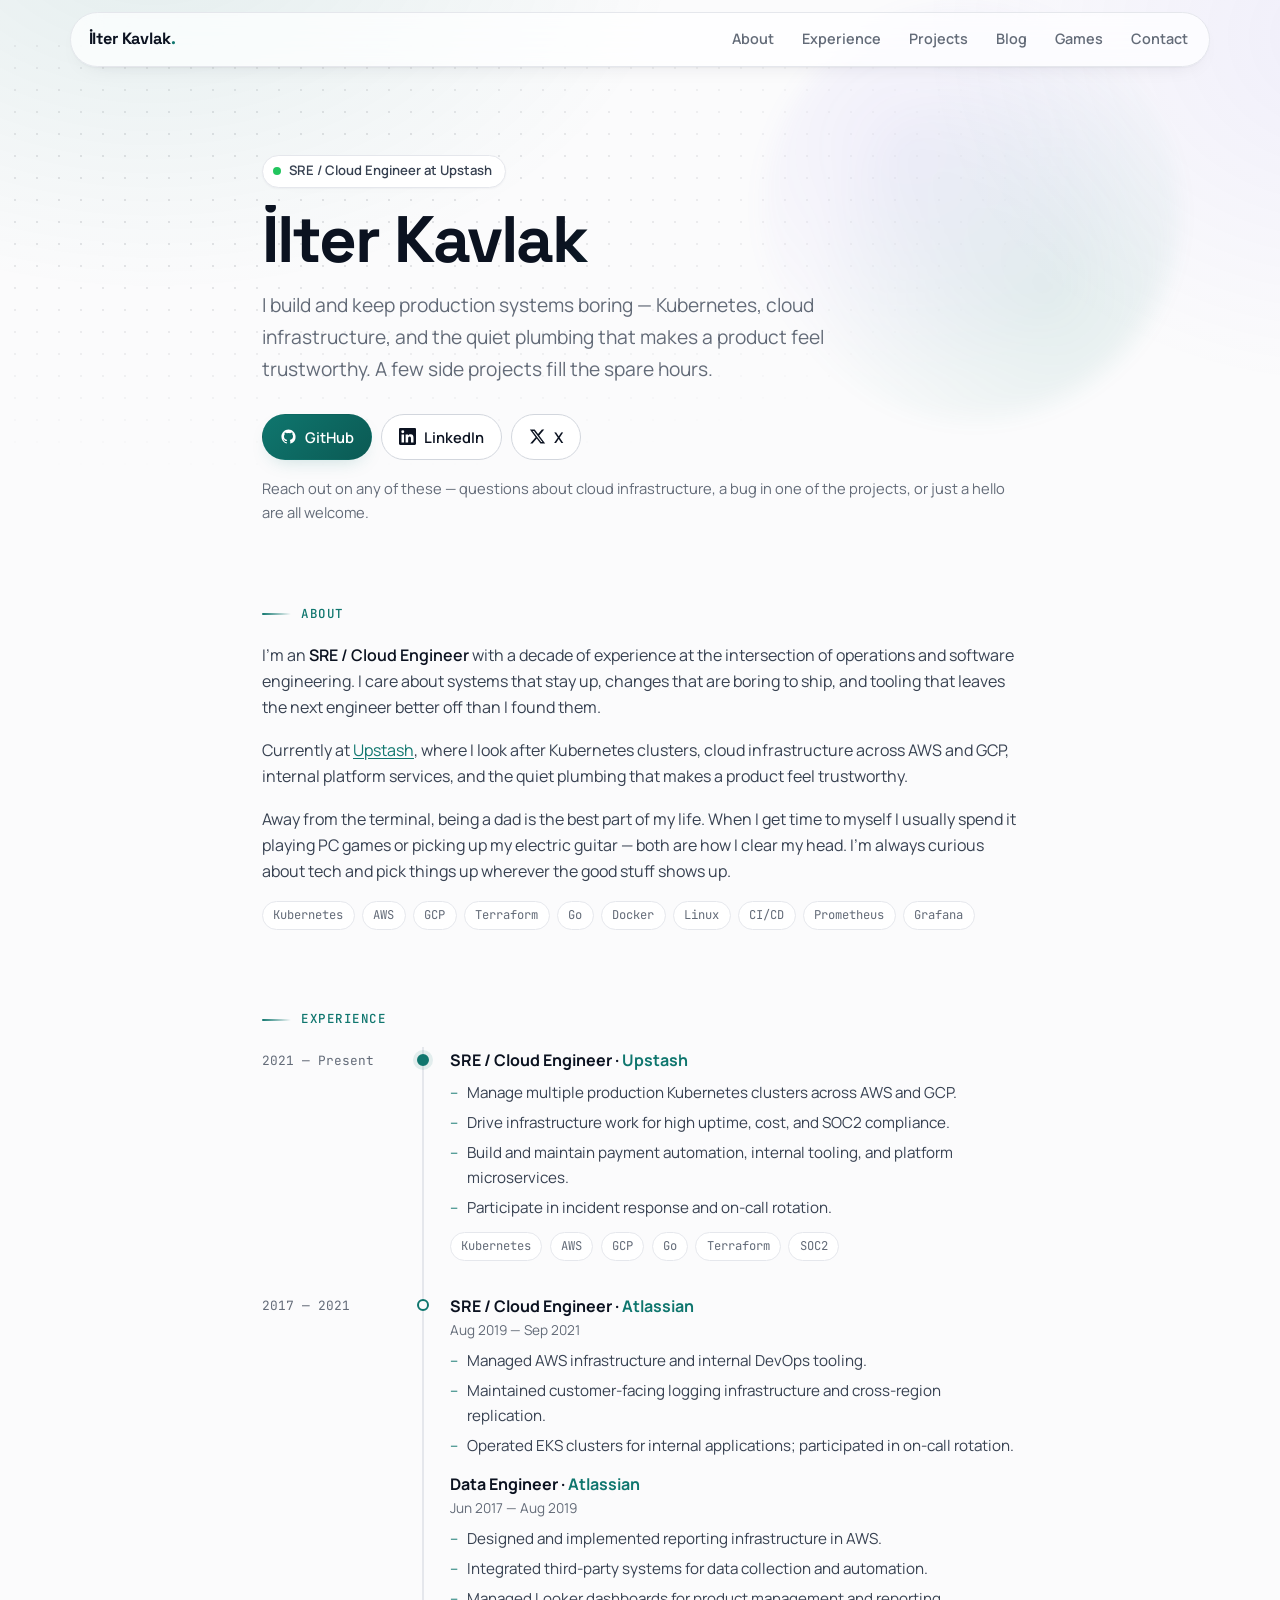
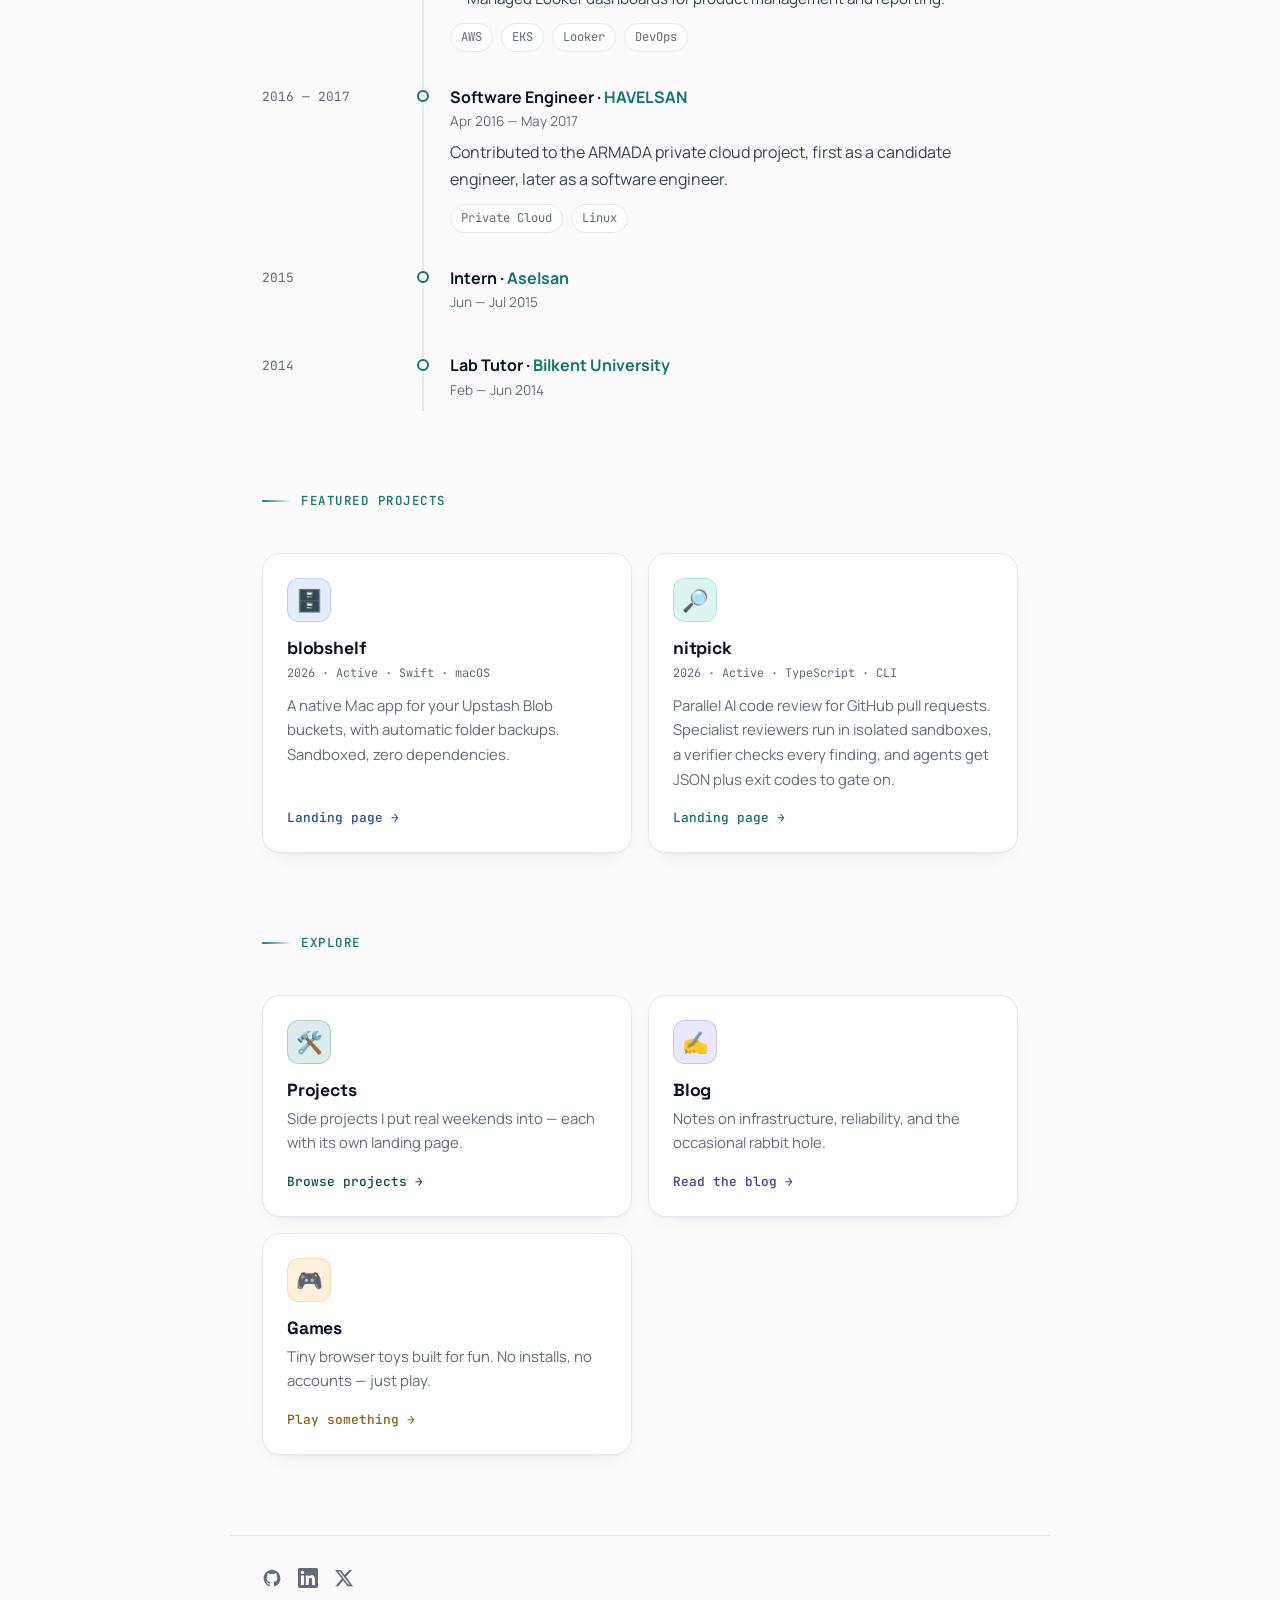
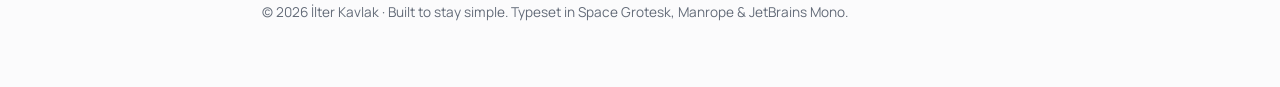
<file: index.html>
<!DOCTYPE html>
<html lang="en">
<head>
  <meta charset="UTF-8" />
  <meta name="viewport" content="width=device-width, initial-scale=1.0" />
  <title>İlter Kavlak — SRE / Cloud Engineer</title>
  <meta name="description" content="İlter Kavlak — SRE / Cloud Engineer at Upstash. Kubernetes, AWS, GCP, and internal platform services, plus side projects like nitpick (parallel AI code review) and blobshelf (a native Mac app for Upstash Blob)." />
  <meta name="theme-color" media="(prefers-color-scheme: light)" content="#ffffff" />
  <meta name="theme-color" media="(prefers-color-scheme: dark)" content="#0d1117" />

  <!-- Open Graph -->
  <meta property="og:type" content="website" />
  <meta property="og:site_name" content="İlter Kavlak" />
  <meta property="og:title" content="İlter Kavlak — SRE / Cloud Engineer" />
  <meta property="og:description" content="SRE / Cloud Engineer at Upstash. Kubernetes, AWS, GCP, internal platform services, and side projects like nitpick and blobshelf." />
  <meta property="og:url" content="https://ilterkavlak.github.io/" />
  <meta property="og:image" content="https://ilterkavlak.github.io/og-image.png" />
  <meta property="og:image:type" content="image/png" />
  <meta property="og:image:width" content="1200" />
  <meta property="og:image:height" content="630" />
  <meta property="og:image:alt" content="İlter Kavlak — SRE / Cloud Engineer" />

  <!-- Twitter -->
  <meta name="twitter:card" content="summary_large_image" />
  <meta name="twitter:title" content="İlter Kavlak — SRE / Cloud Engineer" />
  <meta name="twitter:description" content="SRE / Cloud Engineer at Upstash. Side projects like nitpick and blobshelf." />
  <meta name="twitter:image" content="https://ilterkavlak.github.io/og-image.png" />

  <link rel="canonical" href="https://ilterkavlak.github.io/" />
  <link rel="stylesheet" href="assets/styles.css" />
</head>
<body>
  <a class="skip-link" href="#main">Skip to content</a>

  <!-- Navigation -->
  <nav class="nav" aria-label="Primary">
    <div class="nav-inner">
      <a class="nav-brand" href="index.html">İlter Kavlak<span>.</span></a>
      <div class="nav-links">
        <a href="#about">About</a>
        <a href="#experience">Experience</a>
        <a href="projects/index.html">Projects</a>
        <a href="blog/index.html">Blog</a>
        <a href="games/index.html">Games</a>
        <a href="#contact">Contact</a>
      </div>
    </div>
  </nav>

  <main id="main">
    <!-- Hero + contact (top of page) -->
    <header class="hero wrap" id="contact">
      <p class="status"><span class="dot" aria-hidden="true"></span>SRE / Cloud Engineer at Upstash</p>
      <h1>İlter Kavlak</h1>
      <p class="tagline">
        I build and keep production systems boring — Kubernetes, cloud infrastructure,
        and the quiet plumbing that makes a product feel trustworthy. A few side projects
        fill the spare hours.
      </p>

      <div class="contact-row" aria-label="Contact">
        <a class="contact-btn primary" href="https://github.com/ilterkavlak" target="_blank" rel="noopener">
          <svg viewBox="0 0 24 24" fill="currentColor" aria-hidden="true"><path d="M12 2C6.48 2 2 6.58 2 12.25c0 4.53 2.87 8.37 6.84 9.73.5.1.68-.22.68-.49 0-.24-.01-.87-.01-1.71-2.78.62-3.37-1.37-3.37-1.37-.45-1.18-1.11-1.5-1.11-1.5-.91-.64.07-.62.07-.62 1 .07 1.53 1.06 1.53 1.06.89 1.56 2.34 1.11 2.91.85.09-.66.35-1.11.63-1.37-2.22-.26-4.55-1.14-4.55-5.05 0-1.11.39-2.02 1.03-2.74-.1-.26-.45-1.3.1-2.71 0 0 .84-.28 2.75 1.05a9.36 9.36 0 0 1 5 0c1.91-1.33 2.75-1.05 2.75-1.05.55 1.41.2 2.45.1 2.71.64.72 1.03 1.63 1.03 2.74 0 3.92-2.34 4.78-4.57 5.03.36.32.68.94.68 1.9 0 1.37-.01 2.48-.01 2.82 0 .27.18.6.69.49A10.02 10.02 0 0 0 22 12.25C22 6.58 17.52 2 12 2Z"/></svg>
          GitHub
        </a>
        <a class="contact-btn" href="https://www.linkedin.com/in/ilter-kavlak-05367112b" target="_blank" rel="noopener">
          <svg viewBox="0 0 24 24" fill="currentColor" aria-hidden="true"><path d="M20.45 20.45h-3.56v-5.57c0-1.33-.03-3.04-1.85-3.04-1.85 0-2.14 1.45-2.14 2.94v5.67H9.35V9h3.42v1.56h.05c.48-.9 1.64-1.85 3.37-1.85 3.6 0 4.27 2.37 4.27 5.46v6.28ZM5.34 7.43a2.07 2.07 0 1 1 0-4.14 2.07 2.07 0 0 1 0 4.14ZM7.12 20.45H3.56V9h3.56v11.45ZM22.22 0H1.77C.79 0 0 .77 0 1.72v20.56C0 23.23.79 24 1.77 24h20.45c.98 0 1.78-.77 1.78-1.72V1.72C24 .77 23.2 0 22.22 0Z"/></svg>
          LinkedIn
        </a>
        <a class="contact-btn" href="https://x.com/ilterkavlak" target="_blank" rel="noopener">
          <svg viewBox="0 0 24 24" fill="currentColor" aria-hidden="true"><path d="M18.24 2.25h3.31l-7.23 8.26 8.5 11.24h-6.66l-5.22-6.82-5.97 6.82H1.66l7.73-8.84L1.24 2.25h6.83l4.71 6.23 5.46-6.23Zm-1.16 17.52h1.83L7.01 4.13H5.05l12.03 15.64Z"/></svg>
          X
        </a>
      </div>
      <p class="muted" style="margin-top:1rem; font-size:0.92rem;">
        Reach out on any of these — questions about cloud infrastructure, a bug in one of the
        projects, or just a hello are all welcome.
      </p>
    </header>

    <!-- About -->
    <section class="section wrap prose" id="about" aria-label="About">
      <h2 class="section-title">About</h2>
      <p>
        I'm an <strong>SRE / Cloud Engineer</strong> with a decade of experience at the
        intersection of operations and software engineering. I care about systems that stay up,
        changes that are boring to ship, and tooling that leaves the next engineer better off
        than I found them.
      </p>
      <p>
        Currently at <a href="https://upstash.com" target="_blank" rel="noopener">Upstash</a>,
        where I look after Kubernetes clusters, cloud infrastructure across AWS and GCP, internal
        platform services, and the quiet plumbing that makes a product feel trustworthy.
      </p>
      <p>
        Away from the terminal, being a dad is the best part of my life. When I get time to myself
        I usually spend it playing PC games or picking up my electric guitar — both are how I clear
        my head. I'm always curious about tech and pick things up wherever the good stuff shows up.
      </p>
      <div class="tag-list" aria-label="Technologies">
        <span class="tag">Kubernetes</span>
        <span class="tag">AWS</span>
        <span class="tag">GCP</span>
        <span class="tag">Terraform</span>
        <span class="tag">Go</span>
        <span class="tag">Docker</span>
        <span class="tag">Linux</span>
        <span class="tag">CI/CD</span>
        <span class="tag">Prometheus</span>
        <span class="tag">Grafana</span>
      </div>
    </section>

    <!-- Experience -->
    <section class="section wrap" id="experience" aria-label="Experience">
      <h2 class="section-title">Experience</h2>

      <div class="exp-item">
        <div class="exp-date">2021 — Present</div>
        <div>
          <div class="exp-role">SRE / Cloud Engineer · <span class="company">Upstash</span></div>
          <div class="exp-desc">
            <ul>
              <li>Manage multiple production Kubernetes clusters across AWS and GCP.</li>
              <li>Drive infrastructure work for high uptime, cost, and SOC2 compliance.</li>
              <li>Build and maintain payment automation, internal tooling, and platform microservices.</li>
              <li>Participate in incident response and on-call rotation.</li>
            </ul>
          </div>
          <div class="tag-list">
            <span class="tag">Kubernetes</span><span class="tag">AWS</span><span class="tag">GCP</span>
            <span class="tag">Go</span><span class="tag">Terraform</span><span class="tag">SOC2</span>
          </div>
        </div>
      </div>

      <div class="exp-item">
        <div class="exp-date">2017 — 2021</div>
        <div>
          <div class="exp-role">SRE / Cloud Engineer · <span class="company">Atlassian</span></div>
          <div class="exp-sub">Aug 2019 — Sep 2021</div>
          <div class="exp-desc">
            <ul>
              <li>Managed AWS infrastructure and internal DevOps tooling.</li>
              <li>Maintained customer-facing logging infrastructure and cross-region replication.</li>
              <li>Operated EKS clusters for internal applications; participated in on-call rotation.</li>
            </ul>
          </div>
          <div class="exp-role" style="margin-top:0.8rem;">Data Engineer · <span class="company">Atlassian</span></div>
          <div class="exp-sub">Jun 2017 — Aug 2019</div>
          <div class="exp-desc">
            <ul>
              <li>Designed and implemented reporting infrastructure in AWS.</li>
              <li>Integrated third-party systems for data collection and automation.</li>
              <li>Managed Looker dashboards for product management and reporting.</li>
            </ul>
          </div>
          <div class="tag-list">
            <span class="tag">AWS</span><span class="tag">EKS</span><span class="tag">Looker</span><span class="tag">DevOps</span>
          </div>
        </div>
      </div>

      <div class="exp-item">
        <div class="exp-date">2016 — 2017</div>
        <div>
          <div class="exp-role">Software Engineer · <span class="company">HAVELSAN</span></div>
          <div class="exp-sub">Apr 2016 — May 2017</div>
          <div class="exp-desc">Contributed to the ARMADA private cloud project, first as a candidate engineer, later as a software engineer.</div>
          <div class="tag-list"><span class="tag">Private Cloud</span><span class="tag">Linux</span></div>
        </div>
      </div>

      <div class="exp-item">
        <div class="exp-date">2015</div>
        <div>
          <div class="exp-role">Intern · <span class="company">Aselsan</span></div>
          <div class="exp-sub">Jun — Jul 2015</div>
        </div>
      </div>

      <div class="exp-item">
        <div class="exp-date">2014</div>
        <div>
          <div class="exp-role">Lab Tutor · <span class="company">Bilkent University</span></div>
          <div class="exp-sub">Feb — Jun 2014</div>
        </div>
      </div>
    </section>

    <!-- Featured projects (rendered from data/projects.js) -->
    <section class="section wrap" aria-label="Featured projects">
      <h2 class="section-title">Featured projects</h2>
      <div class="card-grid" id="featured"></div>
    </section>

    <!-- Explore -->
    <section class="section wrap" aria-label="Explore">
      <h2 class="section-title">Explore</h2>
      <div class="card-grid">
        <a class="card" href="projects/index.html">
          <span class="card-icon" aria-hidden="true">🛠️</span>
          <h3>Projects</h3>
          <p>Side projects I put real weekends into — each with its own landing page.</p>
          <div class="card-foot">Browse projects →</div>
        </a>
        <a class="card" href="blog/index.html" style="--card-accent:#6d5ae6">
          <span class="card-icon" aria-hidden="true">✍️</span>
          <h3>Blog</h3>
          <p>Notes on infrastructure, reliability, and the occasional rabbit hole.</p>
          <div class="card-foot">Read the blog →</div>
        </a>
        <a class="card" href="games/index.html" style="--card-accent:#f59e0b">
          <span class="card-icon" aria-hidden="true">🎮</span>
          <h3>Games</h3>
          <p>Tiny browser toys built for fun. No installs, no accounts — just play.</p>
          <div class="card-foot">Play something →</div>
        </a>
      </div>
    </section>
  </main>

  <footer class="site-footer wrap">
    <div class="socials" aria-label="Social profiles">
      <a href="https://github.com/ilterkavlak" target="_blank" rel="noopener" aria-label="GitHub">
        <svg viewBox="0 0 24 24" fill="currentColor" aria-hidden="true"><path d="M12 2C6.48 2 2 6.58 2 12.25c0 4.53 2.87 8.37 6.84 9.73.5.1.68-.22.68-.49 0-.24-.01-.87-.01-1.71-2.78.62-3.37-1.37-3.37-1.37-.45-1.18-1.11-1.5-1.11-1.5-.91-.64.07-.62.07-.62 1 .07 1.53 1.06 1.53 1.06.89 1.56 2.34 1.11 2.91.85.09-.66.35-1.11.63-1.37-2.22-.26-4.55-1.14-4.55-5.05 0-1.11.39-2.02 1.03-2.74-.1-.26-.45-1.3.1-2.71 0 0 .84-.28 2.75 1.05a9.36 9.36 0 0 1 5 0c1.91-1.33 2.75-1.05 2.75-1.05.55 1.41.2 2.45.1 2.71.64.72 1.03 1.63 1.03 2.74 0 3.92-2.34 4.78-4.57 5.03.36.32.68.94.68 1.9 0 1.37-.01 2.48-.01 2.82 0 .27.18.6.69.49A10.02 10.02 0 0 0 22 12.25C22 6.58 17.52 2 12 2Z"/></svg>
      </a>
      <a href="https://www.linkedin.com/in/ilter-kavlak-05367112b" target="_blank" rel="noopener" aria-label="LinkedIn">
        <svg viewBox="0 0 24 24" fill="currentColor" aria-hidden="true"><path d="M20.45 20.45h-3.56v-5.57c0-1.33-.03-3.04-1.85-3.04-1.85 0-2.14 1.45-2.14 2.94v5.67H9.35V9h3.42v1.56h.05c.48-.9 1.64-1.85 3.37-1.85 3.6 0 4.27 2.37 4.27 5.46v6.28ZM5.34 7.43a2.07 2.07 0 1 1 0-4.14 2.07 2.07 0 0 1 0 4.14ZM7.12 20.45H3.56V9h3.56v11.45ZM22.22 0H1.77C.79 0 0 .77 0 1.72v20.56C0 23.23.79 24 1.77 24h20.45c.98 0 1.78-.77 1.78-1.72V1.72C24 .77 23.2 0 22.22 0Z"/></svg>
      </a>
      <a href="https://x.com/ilterkavlak" target="_blank" rel="noopener" aria-label="X / Twitter">
        <svg viewBox="0 0 24 24" fill="currentColor" aria-hidden="true"><path d="M18.24 2.25h3.31l-7.23 8.26 8.5 11.24h-6.66l-5.22-6.82-5.97 6.82H1.66l7.73-8.84L1.24 2.25h6.83l4.71 6.23 5.46-6.23Zm-1.16 17.52h1.83L7.01 4.13H5.05l12.03 15.64Z"/></svg>
      </a>
    </div>
    <p>© <span data-year>2026</span> İlter Kavlak · Built to stay simple. Typeset in Space Grotesk, Manrope &amp; JetBrains Mono.</p>
  </footer>

  <script src="assets/app.js"></script>
  <script src="data/projects.js"></script>
  <script>
    // Data hrefs are relative to /projects/, so point them there from home.
    renderCards('featured', window.PROJECTS.map(function (p) {
      return Object.assign({}, p, { href: 'projects/' + p.href });
    }));
  </script>
</body>
</html>
</file>
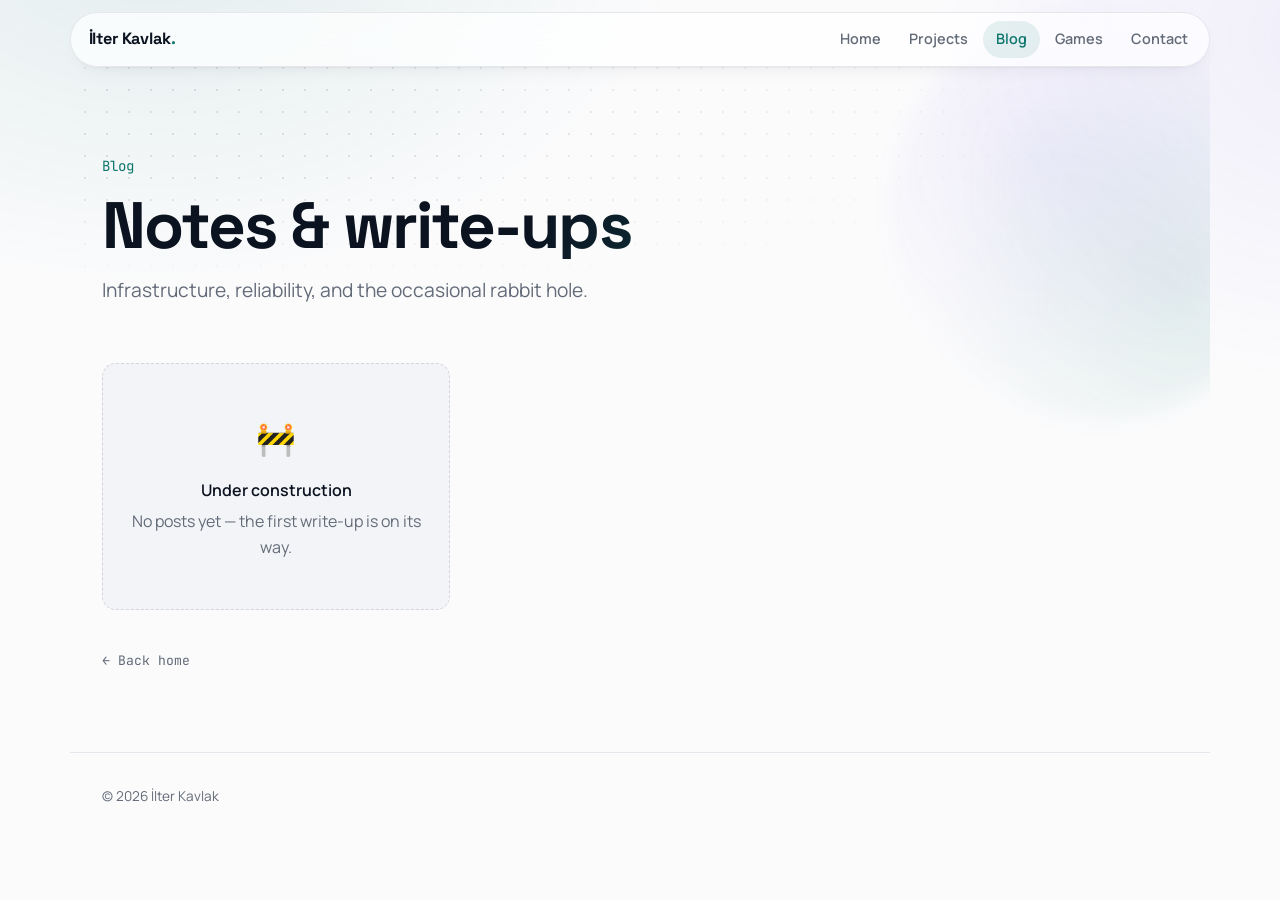
<file: blog/index.html>
<!DOCTYPE html>
<html lang="en">
<head>
  <meta charset="UTF-8" />
  <meta name="viewport" content="width=device-width, initial-scale=1.0" />
  <title>Blog — İlter Kavlak</title>
  <meta name="description" content="Notes on infrastructure, reliability, and engineering by İlter Kavlak." />
  <meta name="theme-color" media="(prefers-color-scheme: light)" content="#ffffff" />
  <meta name="theme-color" media="(prefers-color-scheme: dark)" content="#0d1117" />
  <link rel="canonical" href="https://ilterkavlak.github.io/blog/" />
  <link rel="stylesheet" href="../assets/styles.css" />
</head>
<body>
  <a class="skip-link" href="#main">Skip to content</a>

  <nav class="nav" aria-label="Primary">
    <div class="nav-inner">
      <a class="nav-brand" href="../index.html">İlter Kavlak<span>.</span></a>
      <div class="nav-links">
        <a href="../index.html">Home</a>
        <a href="../projects/index.html">Projects</a>
        <a href="index.html" aria-current="page">Blog</a>
        <a href="../games/index.html">Games</a>
        <a href="../index.html#contact">Contact</a>
      </div>
    </div>
  </nav>

  <main id="main" class="wrap wrap-wide">
    <header class="hero">
      <p class="role">Blog</p>
      <h1>Notes &amp; write-ups</h1>
      <p class="tagline">Infrastructure, reliability, and the occasional rabbit hole.</p>
    </header>

    <div class="card-grid" id="cards"></div>

    <a class="back-link" href="../index.html">← Back home</a>
  </main>

  <footer class="site-footer wrap wrap-wide">
    <p>© <span data-year>2026</span> İlter Kavlak</p>
  </footer>

  <script src="../assets/app.js"></script>
  <script src="../data/posts.js"></script>
  <script>
    renderCards('cards', window.POSTS, {
      emoji: '🚧',
      title: 'Under construction',
      body: 'No posts yet — the first write-up is on its way.'
    });
  </script>
</body>
</html>
</file>
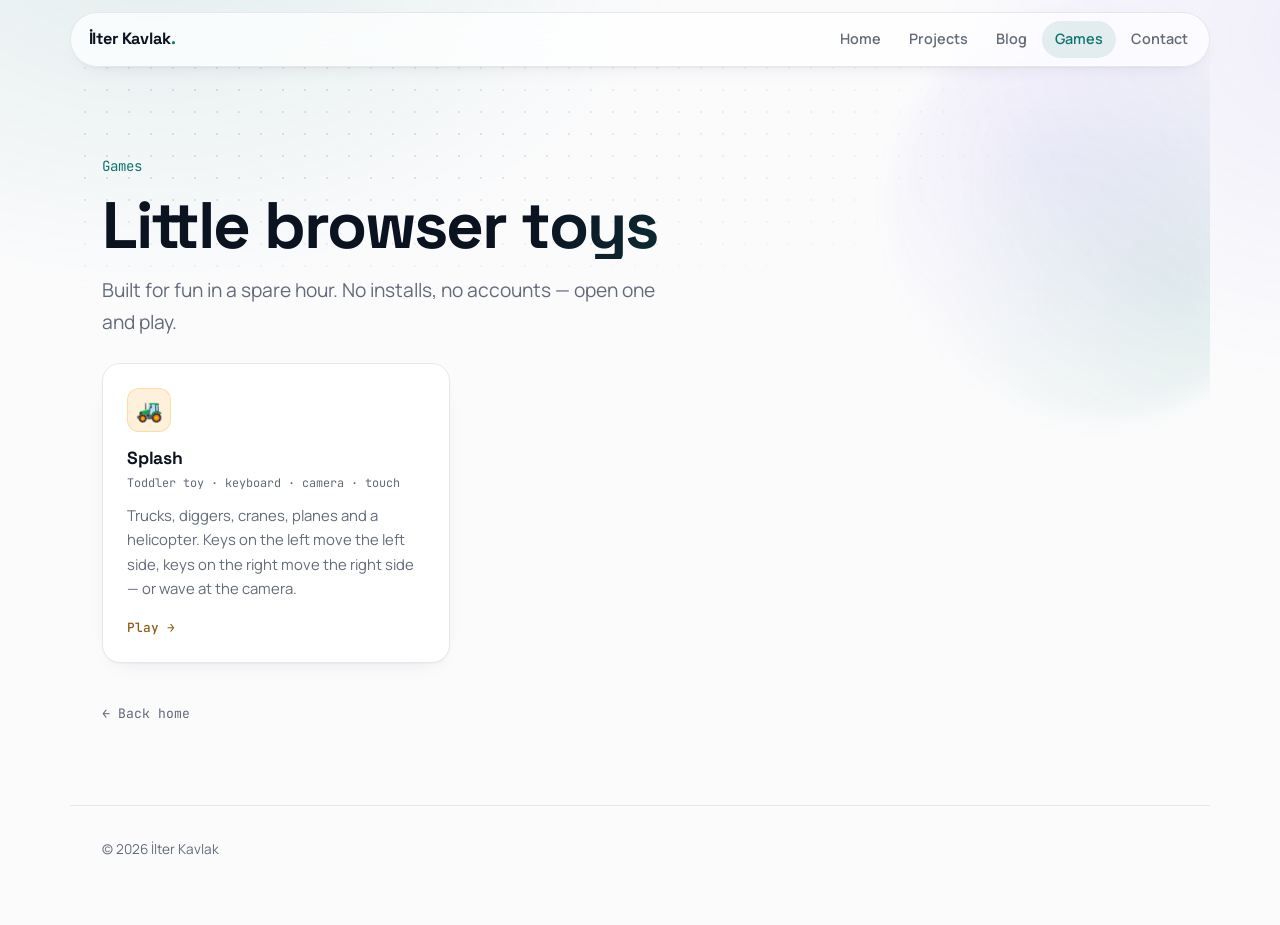
<file: games/index.html>
<!DOCTYPE html>
<html lang="en">
<head>
  <meta charset="UTF-8" />
  <meta name="viewport" content="width=device-width, initial-scale=1.0" />
  <title>Games — İlter Kavlak</title>
  <meta name="description" content="Tiny browser games and toys by İlter Kavlak. No installs, just play." />
  <meta name="theme-color" media="(prefers-color-scheme: light)" content="#ffffff" />
  <meta name="theme-color" media="(prefers-color-scheme: dark)" content="#0d1117" />
  <link rel="canonical" href="https://ilterkavlak.github.io/games/" />
  <link rel="stylesheet" href="../assets/styles.css" />
</head>
<body>
  <a class="skip-link" href="#main">Skip to content</a>

  <nav class="nav" aria-label="Primary">
    <div class="nav-inner">
      <a class="nav-brand" href="../index.html">İlter Kavlak<span>.</span></a>
      <div class="nav-links">
        <a href="../index.html">Home</a>
        <a href="../projects/index.html">Projects</a>
        <a href="../blog/index.html">Blog</a>
        <a href="index.html" aria-current="page">Games</a>
        <a href="../index.html#contact">Contact</a>
      </div>
    </div>
  </nav>

  <main id="main" class="wrap wrap-wide">
    <header class="hero">
      <p class="role">Games</p>
      <h1>Little browser toys</h1>
      <p class="tagline">Built for fun in a spare hour. No installs, no accounts — open one and play.</p>
    </header>

    <div class="card-grid" id="cards"></div>

    <a class="back-link" href="../index.html">← Back home</a>
  </main>

  <footer class="site-footer wrap wrap-wide">
    <p>© <span data-year>2026</span> İlter Kavlak</p>
  </footer>

  <script src="../assets/app.js"></script>
  <script src="../data/games.js"></script>
  <script>
    renderCards('cards', window.GAMES, {
      emoji: '🎮',
      title: 'No games yet',
      body: 'The arcade is being set up — check back soon.'
    });
  </script>
</body>
</html>
</file>
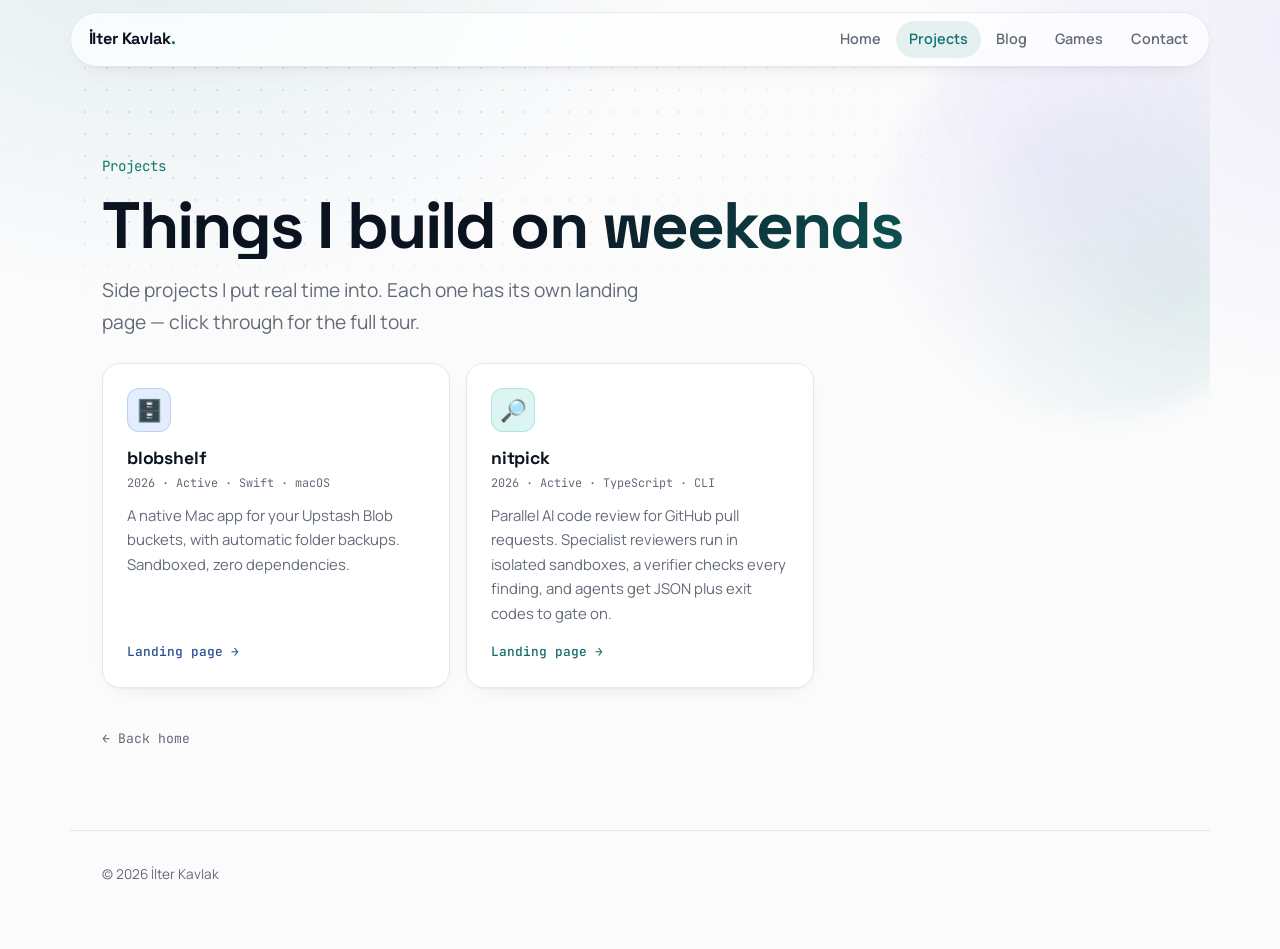
<file: projects/index.html>
<!DOCTYPE html>
<html lang="en">
<head>
  <meta charset="UTF-8" />
  <meta name="viewport" content="width=device-width, initial-scale=1.0" />
  <title>Projects — İlter Kavlak</title>
  <meta name="description" content="Side projects by İlter Kavlak — each with its own landing page." />
  <meta name="theme-color" media="(prefers-color-scheme: light)" content="#ffffff" />
  <meta name="theme-color" media="(prefers-color-scheme: dark)" content="#0d1117" />
  <link rel="canonical" href="https://ilterkavlak.github.io/projects/" />
  <link rel="stylesheet" href="../assets/styles.css" />
</head>
<body>
  <a class="skip-link" href="#main">Skip to content</a>

  <nav class="nav" aria-label="Primary">
    <div class="nav-inner">
      <a class="nav-brand" href="../index.html">İlter Kavlak<span>.</span></a>
      <div class="nav-links">
        <a href="../index.html">Home</a>
        <a href="index.html" aria-current="page">Projects</a>
        <a href="../blog/index.html">Blog</a>
        <a href="../games/index.html">Games</a>
        <a href="../index.html#contact">Contact</a>
      </div>
    </div>
  </nav>

  <main id="main" class="wrap wrap-wide">
    <header class="hero">
      <p class="role">Projects</p>
      <h1>Things I build on weekends</h1>
      <p class="tagline">Side projects I put real time into. Each one has its own landing page — click through for the full tour.</p>
    </header>

    <div class="card-grid" id="cards"></div>

    <a class="back-link" href="../index.html">← Back home</a>
  </main>

  <footer class="site-footer wrap wrap-wide">
    <p>© <span data-year>2026</span> İlter Kavlak</p>
  </footer>

  <script src="../assets/app.js"></script>
  <script src="../data/projects.js"></script>
  <script>
    renderCards('cards', window.PROJECTS, {
      emoji: '🛠️',
      title: 'No projects listed yet',
      body: 'Something is in the works — check back soon.'
    });
  </script>
</body>
</html>
</file>
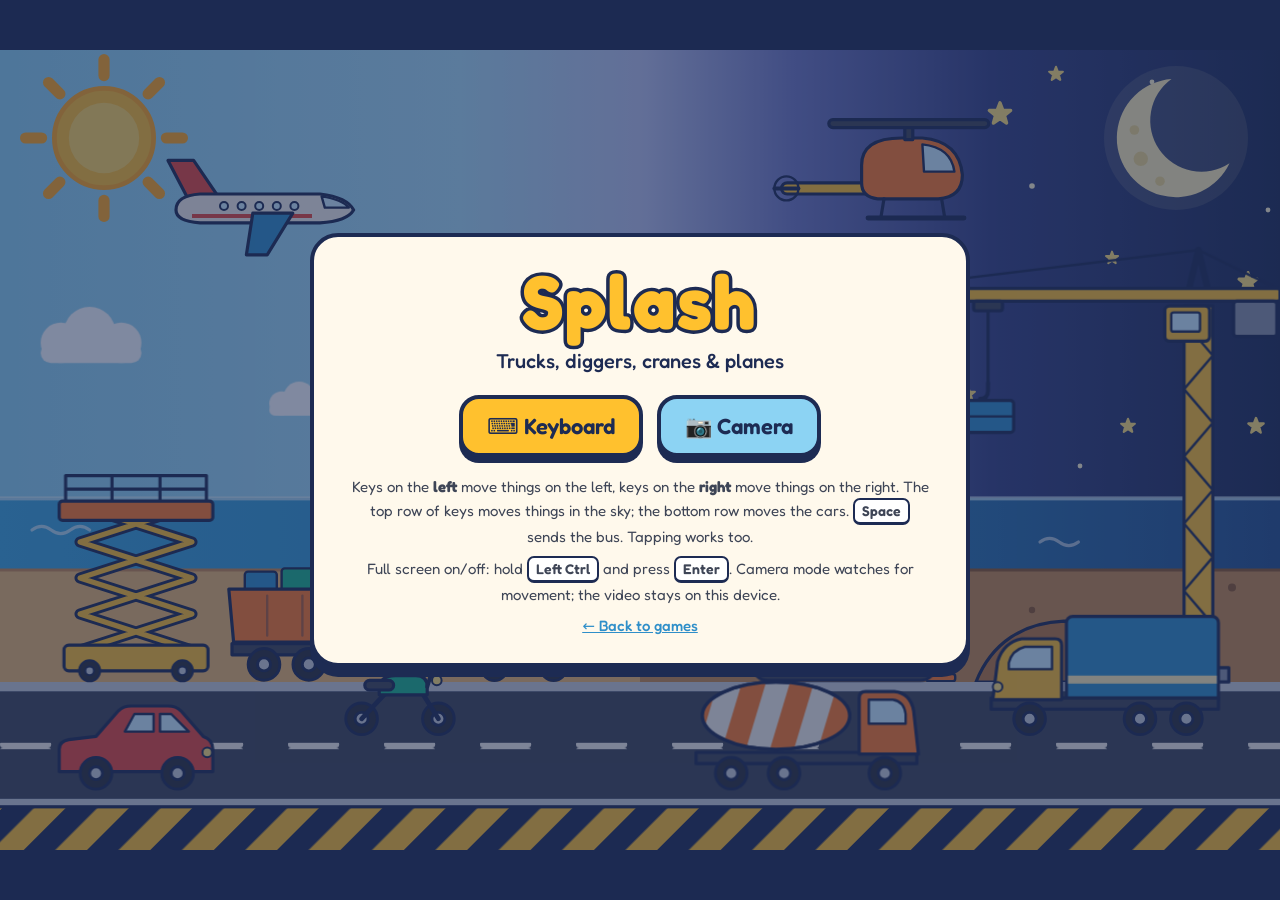
<file: games/splash/index.html>
<!DOCTYPE html>
<html lang="en">
<head>
  <meta charset="UTF-8" />
  <meta name="viewport" content="width=device-width, initial-scale=1.0, viewport-fit=cover" />
  <title>Splash — a game by İlter Kavlak</title>
  <meta name="description" content="A calm toddler toy full of trucks, diggers, cranes, planes and a helicopter. Keys on the left move the left side, keys on the right move the right side — or play with the camera." />
  <meta name="theme-color" content="#1D2B53" />
  <link rel="canonical" href="https://ilterkavlak.github.io/games/splash/" />
  <link rel="preconnect" href="https://fonts.googleapis.com" />
  <link rel="preconnect" href="https://fonts.gstatic.com" crossorigin />
  <link rel="stylesheet" href="https://fonts.googleapis.com/css2?family=Fredoka:wght@400;500;600;700&display=swap" />
  <style>
    html, body { height: 100%; margin: 0; }
    body {
      background: #1D2B53;
      color: #1D2B53;
      font-family: 'Fredoka', system-ui, sans-serif;
      overflow: hidden;
      user-select: none;
      -webkit-user-select: none;
      -webkit-tap-highlight-color: transparent;
      touch-action: manipulation;
    }
    #scene { position: fixed; inset: 0; width: 100%; height: 100%; display: block; }
    .hit { fill: transparent; cursor: pointer; }
    .glow { fill: #FFFFFF; opacity: 0; pointer-events: none; }

    /* Parent bar: only after start, never in fullscreen. */
    .bar {
      position: fixed; top: 12px; left: 50%; transform: translateX(-50%); z-index: 5;
      display: flex; flex-wrap: wrap; justify-content: center; gap: 6px;
      width: max-content; max-width: calc(100% - 24px); padding: 6px; border-radius: 26px;
      background: rgba(29, 43, 83, 0.85); box-shadow: 0 6px 20px rgba(0, 0, 0, 0.25);
    }
    .bar button, .bar a {
      display: inline-flex; align-items: center; gap: 6px; padding: 8px 14px;
      font: inherit; font-size: 15px; font-weight: 500; color: #1D2B53; text-decoration: none;
      background: #FFFFFF; border: 0; border-radius: 999px; cursor: pointer;
    }
    .bar button[aria-pressed="true"] { background: #FFC12E; }
    .bar :focus-visible, .start :focus-visible { outline: 3px solid #FFC12E; outline-offset: 2px; }
    body:not(.is-started) .bar, body.is-fs .bar { display: none; }
    /* Phones: icons only, so the bar covers less of the sky (iPhone can't go fullscreen). */
    @media (max-width: 760px), (max-height: 500px) {
      .bar { top: 6px; gap: 4px; padding: 4px; }
      .bar button, .bar a { padding: 6px 10px; font-size: 16px; }
      .bar span { display: none; }
    }

    /* Start screen */
    .start {
      position: fixed; inset: 0; z-index: 10; display: grid; place-items: center; padding: 16px;
      background: rgba(29, 43, 83, 0.55); overflow-y: auto;
    }
    body.is-started .start { display: none; }
    .start-card {
      max-width: 580px; padding: 26px clamp(18px, 5vw, 36px); text-align: center;
      background: #FFF9EC; border: 4px solid #1D2B53; border-radius: 28px; box-shadow: 0 10px 0 #1D2B53;
    }
    .start h1 {
      margin: 0; font-size: clamp(44px, 10vw, 76px); font-weight: 700; line-height: 1; letter-spacing: 0.02em;
      color: #FFC12E; -webkit-text-stroke: 7px #1D2B53; paint-order: stroke fill;
    }
    .start .sub { margin: 10px 0 0; font-size: 20px; font-weight: 500; }
    .modes { display: flex; flex-wrap: wrap; justify-content: center; gap: 14px; margin: 22px 0 18px; }
    .mode {
      display: inline-flex; align-items: center; gap: 10px; padding: 14px 24px;
      font: inherit; font-size: 22px; font-weight: 600; color: #1D2B53; cursor: pointer;
      background: #FFC12E; border: 4px solid #1D2B53; border-radius: 20px; box-shadow: 0 6px 0 #1D2B53;
    }
    .mode.cam { background: #8CD3F3; }
    .mode:active { transform: translateY(4px); box-shadow: 0 2px 0 #1D2B53; }
    .parents { margin: 0; font-size: 15px; line-height: 1.55; color: #3E4556; }
    .parents + .parents { margin-top: 8px; }
    kbd {
      display: inline-block; padding: 0 7px; font: inherit; font-size: 14px; font-weight: 600;
      background: #FFFFFF; border: 2px solid #1D2B53; border-bottom-width: 3px; border-radius: 7px;
    }
    .start a { color: #2F8FC9; font-weight: 500; }

    #cam {
      position: fixed; right: 14px; bottom: 14px; z-index: 4; width: 160px; height: 120px;
      object-fit: cover; border: 3px solid #FFFFFF; border-radius: 14px;
      transform: scaleX(-1); opacity: 0.6; pointer-events: none;
    }
    #cam[hidden] { display: none; }
    .toast {
      position: fixed; left: 50%; bottom: 24px; z-index: 6; transform: translateX(-50%);
      max-width: calc(100% - 32px); padding: 10px 16px; border-radius: 14px;
      background: #FFFFFF; font-size: 17px; font-weight: 500; text-align: center;
      opacity: 0; transition: opacity 0.3s ease; pointer-events: none;
    }
    .toast.show { opacity: 1; }
  </style>
</head>
<body>
  <svg id="scene" viewBox="0 0 1600 1000" preserveAspectRatio="xMidYMid meet" role="img" aria-label="A seaside building site with a plane, a helicopter, a crane, a digger, trucks and cars">
    <defs>
      <linearGradient id="sky" x1="0" y1="0" x2="1" y2="0">
        <stop offset="0" stop-color="#8CD3F3"/>
        <stop offset="0.36" stop-color="#A8DDF5"/>
        <stop offset="0.5" stop-color="#B9C3EC"/>
        <stop offset="0.62" stop-color="#6F78C0"/>
        <stop offset="0.78" stop-color="#34407F"/>
        <stop offset="1" stop-color="#1D2B53"/>
      </linearGradient>
      <linearGradient id="sea" x1="0" y1="0" x2="1" y2="0">
        <stop offset="0" stop-color="#3AA6DE"/>
        <stop offset="0.55" stop-color="#2F8FC9"/>
        <stop offset="1" stop-color="#24508C"/>
      </linearGradient>
      <pattern id="hazard" width="56" height="56" patternUnits="userSpaceOnUse" patternTransform="rotate(45)">
        <rect width="56" height="56" fill="#FFC12E"/>
        <rect width="28" height="56" fill="#1D2B53"/>
      </pattern>
      <pattern id="dash" width="120" height="8" patternUnits="userSpaceOnUse">
        <rect width="64" height="8" rx="4" fill="#F4F1EA"/>
      </pattern>
      <path id="star" d="M0 -10 L2.47 -3.4 L9.51 -3.09 L3.99 1.3 L5.88 8.09 L0 4.2 L-5.88 8.09 L-3.99 1.3 L-9.51 -3.09 L-2.47 -3.4 Z" fill="#FFE27A" stroke="#FFE27A" stroke-width="3" stroke-linejoin="round"/>
      <g id="cloud">
        <circle cx="40" cy="40" r="28"/><circle cx="80" cy="26" r="36"/><circle cx="124" cy="40" r="28"/><rect x="12" y="40" width="140" height="28" rx="14"/>
      </g>
      <g id="wheel">
        <circle r="22" fill="#2A2F3A"/>
        <circle r="9" fill="#C9CED8"/>
      </g>
      <clipPath id="drum-clip"><ellipse rx="92" ry="42"/></clipPath>
      <!-- On screens that aren't 16:10 the scene is letterboxed; hide what's outside it. -->
      <clipPath id="scene-clip"><rect width="1600" height="1000"/></clipPath>
    </defs>
    <g clip-path="url(#scene-clip)">

    <!-- Backdrop: day on the left, night on the right -->
    <g id="backdrop">
      <rect x="0" y="0" width="1600" height="600" fill="url(#sky)"/>
      <g>
        <use href="#star" transform="translate(1250 80) scale(1.4)"/>
        <use href="#star" transform="translate(1320 30) scale(0.9)"/>
        <use href="#star" transform="translate(1560 290) scale(1.2)"/>
        <use href="#star" transform="translate(1390 260) scale(0.8)"/>
        <use href="#star" transform="translate(1570 470) scale(1)"/>
        <use href="#star" transform="translate(1210 430) scale(0.9)"/>
        <use href="#star" transform="translate(1410 470) scale(0.9)"/>
        <use href="#star" transform="translate(1080 500) scale(0.7)"/>
      </g>
      <g fill="#FFF6D0">
        <circle cx="1290" cy="170" r="3.5"/><circle cx="1440" cy="40" r="3"/><circle cx="1585" cy="200" r="3"/>
        <circle cx="1500" cy="530" r="3"/><circle cx="1120" cy="440" r="3"/><circle cx="1350" cy="520" r="3"/>
      </g>
      <g transform="translate(130 110)">
        <g stroke="#FFAA1F" stroke-width="14" stroke-linecap="round">
          <line x1="0" y1="-98" x2="0" y2="-78"/>
          <line x1="0" y1="-98" x2="0" y2="-78" transform="rotate(45)"/>
          <line x1="0" y1="-98" x2="0" y2="-78" transform="rotate(90)"/>
          <line x1="0" y1="-98" x2="0" y2="-78" transform="rotate(135)"/>
          <line x1="0" y1="-98" x2="0" y2="-78" transform="rotate(180)"/>
          <line x1="0" y1="-98" x2="0" y2="-78" transform="rotate(225)"/>
          <line x1="0" y1="-98" x2="0" y2="-78" transform="rotate(270)"/>
          <line x1="0" y1="-98" x2="0" y2="-78" transform="rotate(315)"/>
        </g>
        <circle r="62" fill="#FFC12E" stroke="#FFAA1F" stroke-width="6"/>
        <circle r="44" fill="#FFD75E"/>
      </g>
      <g transform="translate(-250 -60)">
        <circle cx="1720" cy="170" r="90" fill="#FFF0B8" opacity="0.12"/>
        <path d="M1714.4 96.2 A74 74 0 1 0 1786.9 201.65 A64 64 0 0 1 1714.4 96.2 Z" fill="#FFF0B8"/>
        <g fill="#F2DB8B"><circle cx="1676" cy="196" r="9"/><circle cx="1700" cy="224" r="6"/><circle cx="1668" cy="160" r="6"/></g>
      </g>
      <g fill="#FFFFFF" opacity="0.95">
        <use href="#cloud" transform="translate(40 330) scale(0.9)"/>
        <use href="#cloud" transform="translate(560 300) scale(0.7)"/>
        <use href="#cloud" transform="translate(330 420) scale(0.55)"/>
      </g>

      <rect x="0" y="560" width="1600" height="90" fill="url(#sea)"/>
      <rect x="0" y="558" width="1600" height="5" fill="#D6F0FB" opacity="0.7"/>
      <g fill="none" stroke="#FFFFFF" stroke-width="4" stroke-linecap="round" opacity="0.6">
        <path d="M40 600 q12 -9 24 0 t24 0 t24 0"/>
        <path d="M480 620 q12 -9 24 0 t24 0"/>
        <path d="M900 600 q12 -9 24 0 t24 0 t24 0"/>
        <path d="M1300 615 q12 -9 24 0 t24 0"/>
      </g>
      <g stroke="#1D2B53" stroke-width="3" stroke-linejoin="round">
        <line x1="700" y1="512" x2="700" y2="590" stroke-width="4" stroke-linecap="round"/>
        <path d="M705 518 L705 584 L742 584 Z" fill="#FFFFFF"/>
        <path d="M695 530 L695 584 L666 584 Z" fill="#FFC12E"/>
        <path d="M656 590 L744 590 L732 610 Q730 612 726 612 L674 612 Q670 612 668 610 Z" fill="#E8483B"/>
      </g>

      <rect x="0" y="650" width="800" height="140" fill="#EDB96E"/>
      <path d="M0 650 L800 650" stroke="#C98B4F" stroke-width="4"/>
      <rect x="800" y="650" width="800" height="140" fill="#C68A4C"/>
      <path d="M800 650 L1600 650" stroke="#8E5A2B" stroke-width="4"/>
      <g fill="#C98B4F"><circle cx="140" cy="690" r="5"/><circle cx="420" cy="676" r="3"/><circle cx="660" cy="700" r="4"/></g>
      <g fill="#8E5A2B"><circle cx="880" cy="680" r="5"/><circle cx="1290" cy="700" r="4"/><circle cx="1540" cy="672" r="5"/></g>
      <path d="M1220 790 C1240 740 1280 716 1330 714 C1380 716 1410 750 1424 790 Z" fill="#B9783F" stroke="#1D2B53" stroke-width="4" stroke-linejoin="round"/>
      <g stroke="#1D2B53" stroke-width="3" stroke-linejoin="round">
        <path d="M1168 782 L1173 736 Q1176 730 1179 736 L1184 782 Z" fill="#FF7B29"/>
        <rect x="1158" y="780" width="36" height="9" rx="3" fill="#FF7B29"/>
        <path d="M1448 782 L1453 736 Q1456 730 1459 736 L1464 782 Z" fill="#FF7B29"/>
        <rect x="1438" y="780" width="36" height="9" rx="3" fill="#FF7B29"/>
      </g>

      <rect x="0" y="790" width="1600" height="12" fill="#C9CED8"/>
      <rect x="0" y="802" width="1600" height="134" fill="#3E4556"/>
      <rect x="0" y="866" width="1600" height="8" fill="url(#dash)"/>
      <rect x="0" y="936" width="1600" height="10" fill="#C9CED8"/>
      <rect x="0" y="944" width="1600" height="4" fill="#1D2B53"/>
      <rect x="0" y="948" width="1600" height="52" fill="url(#hazard)"/>
    </g>

    <!-- Soft highlight of the zone that was just played -->
    <g id="glows">
      <rect class="glow" data-zone="L0" x="10" y="10" width="780" height="280" rx="40"/>
      <rect class="glow" data-zone="R0" x="810" y="10" width="780" height="280" rx="40"/>
      <rect class="glow" data-zone="L1" x="10" y="310" width="780" height="240" rx="40"/>
      <rect class="glow" data-zone="R1" x="810" y="310" width="780" height="240" rx="40"/>
      <rect class="glow" data-zone="L2" x="10" y="570" width="780" height="210" rx="40"/>
      <rect class="glow" data-zone="R2" x="810" y="570" width="780" height="210" rx="40"/>
      <rect class="glow" data-zone="L3" x="10" y="800" width="780" height="190" rx="40"/>
      <rect class="glow" data-zone="R3" x="810" y="800" width="780" height="190" rx="40"/>
    </g>

    <!-- Vehicles. Every animated part pivots at its own (0,0), set by the wrapping translate. -->
    <g id="vehicles" stroke="#1D2B53" stroke-width="4" stroke-linejoin="round" stroke-linecap="round">

      <!-- Crane (R1) -->
      <g id="v-crane" transform="translate(1080 790)">
        <rect x="380" y="-18" width="76" height="18" fill="#8A93A6"/>
        <rect x="400" y="-470" width="36" height="452" fill="#FFC12E"/>
        <polyline points="400,-30 436,-72 400,-114 436,-156 400,-198 436,-240 400,-282 436,-324 400,-366 436,-408 400,-450" fill="none" stroke-width="3"/>
        <path d="M406 -490 L418 -540 L430 -490" fill="none" stroke-width="8"/>
        <path d="M418 -540 L20 -492 M418 -540 L516 -492" fill="none" stroke-width="3"/>
        <rect x="0" y="-492" width="520" height="16" rx="3" fill="#FFC12E"/>
        <rect x="462" y="-476" width="54" height="44" rx="4" fill="#8A93A6"/>
        <rect x="376" y="-470" width="56" height="44" rx="6" fill="#FFC12E"/>
        <rect x="384" y="-462" width="36" height="24" rx="3" fill="#CDEEFF" stroke-width="3"/>
        <g transform="translate(155 -476)">
          <g data-part="trolley">
            <rect x="-18" y="0" width="36" height="12" rx="3" fill="#3E4556"/>
            <g transform="translate(0 12)">
              <rect data-part="cable" x="-2" y="0" width="4" height="92" fill="#1D2B53" stroke="none"/>
            </g>
            <g data-part="hook">
              <path d="M0 102 L0 112 Q0 122 -10 122" fill="none" stroke-width="5"/>
              <rect x="-32" y="124" width="64" height="40" rx="4" fill="#2F8FC9"/>
              <path d="M-32 144 L32 144" stroke-width="3"/>
            </g>
          </g>
        </g>
      </g>

      <!-- Scissor lift (L1) -->
      <g id="v-lift" transform="translate(80 790)">
        <g transform="translate(0 -40)">
          <g data-part="scissor">
            <path d="M20 0 L160 -45 L20 -90 L160 -135 L20 -180 M160 0 L20 -45 L160 -90 L20 -135 L160 -180" fill="none" stroke-width="11" vector-effect="non-scaling-stroke"/>
            <path d="M20 0 L160 -45 L20 -90 L160 -135 L20 -180 M160 0 L20 -45 L160 -90 L20 -135 L160 -180" fill="none" stroke="#FFC12E" stroke-width="5" vector-effect="non-scaling-stroke"/>
          </g>
        </g>
        <g data-part="platform">
          <path d="M2 -224 L2 -258 L178 -258 L178 -224 M2 -241 L178 -241 M60 -258 L60 -224 M120 -258 L120 -224" fill="none" stroke-width="4"/>
          <rect x="-6" y="-226" width="192" height="24" rx="4" fill="#FF7B29"/>
        </g>
        <rect x="0" y="-46" width="180" height="32" rx="6" fill="#FFC12E"/>
        <use href="#wheel" transform="translate(32 -14) scale(0.6)"/>
        <use href="#wheel" transform="translate(148 -14) scale(0.6)"/>
      </g>

      <!-- Dump truck (L2) -->
      <g id="v-dump" transform="translate(290 790)">
        <rect x="0" y="-48" width="250" height="14" fill="#3E4556"/>
        <path d="M180 -46 L180 -114 Q180 -122 188 -122 L224 -122 Q244 -120 248 -98 L252 -46 Z" fill="#FFC12E"/>
        <path d="M192 -112 L222 -112 Q236 -110 238 -94 L238 -82 L192 -82 Z" fill="#CDEEFF" stroke-width="3"/>
        <g transform="translate(2 -50)">
          <g data-part="bed">
            <g data-part="load" stroke-width="3">
              <rect x="14" y="-88" width="40" height="28" rx="4" fill="#2F8FC9"/>
              <rect x="60" y="-92" width="40" height="32" rx="4" fill="#1BB58C"/>
              <rect x="106" y="-86" width="40" height="26" rx="4" fill="#E8483B"/>
            </g>
            <path d="M0 0 L168 0 L174 -66 L-6 -66 Z" fill="#FF7B29"/>
            <path d="M42 -8 L42 -58 M86 -8 L86 -58 M130 -8 L130 -58" fill="none" stroke-width="3" opacity="0.35"/>
          </g>
        </g>
        <use href="#wheel" transform="translate(40 -22) scale(0.9)"/>
        <use href="#wheel" transform="translate(96 -22) scale(0.9)"/>
        <use href="#wheel" transform="translate(214 -22) scale(0.9)"/>
      </g>

      <!-- Forklift (L2) -->
      <g id="v-forklift" transform="translate(570 790)">
        <rect x="10" y="-82" width="44" height="56" rx="10" fill="#F2A900"/>
        <path d="M28 -30 L28 -78 L120 -78 L136 -30 Z" fill="#FFC12E"/>
        <path d="M58 -78 L66 -150 L128 -150 L134 -78" fill="none" stroke-width="6"/>
        <rect x="56" y="-160" width="84" height="12" rx="4" fill="#3E4556"/>
        <rect x="72" y="-106" width="22" height="28" rx="4" fill="#3E4556"/>
        <rect x="148" y="-178" width="12" height="158" fill="#8A93A6"/>
        <g data-part="forks">
          <rect x="160" y="-72" width="8" height="54" fill="#3E4556"/>
          <rect x="160" y="-24" width="58" height="7" fill="#3E4556"/>
          <rect x="164" y="-36" width="56" height="12" fill="#B9783F"/>
          <rect x="168" y="-78" width="48" height="42" rx="4" fill="#2F8FC9"/>
          <path d="M168 -58 L216 -58" stroke-width="3"/>
        </g>
        <use href="#wheel" transform="translate(48 -18) scale(0.75)"/>
        <use href="#wheel" transform="translate(122 -18) scale(0.75)"/>
      </g>

      <!-- Excavator (R2) -->
      <g id="v-excavator" transform="translate(940 790)">
        <rect x="0" y="-42" width="230" height="40" rx="20" fill="#3E4556"/>
        <g fill="#8A93A6" stroke-width="3">
          <circle cx="24" cy="-22" r="11"/><circle cx="70" cy="-22" r="9"/><circle cx="115" cy="-22" r="9"/><circle cx="160" cy="-22" r="9"/><circle cx="206" cy="-22" r="11"/>
        </g>
        <rect x="30" y="-58" width="170" height="16" fill="#2A3550"/>
        <rect x="40" y="-110" width="170" height="54" rx="12" fill="#FFC12E"/>
        <rect x="130" y="-168" width="72" height="62" rx="10" fill="#FFC12E"/>
        <rect x="142" y="-158" width="48" height="36" rx="6" fill="#CDEEFF" stroke-width="3"/>
        <g transform="translate(70 -92)">
          <g data-part="boom">
            <path d="M0 0 Q-30 -110 -110 -130" fill="none" stroke-width="30"/>
            <path d="M0 0 Q-30 -110 -110 -130" fill="none" stroke="#FFC12E" stroke-width="20"/>
            <g transform="translate(-110 -130)">
              <g data-part="stick">
                <path d="M0 0 L-24 96" fill="none" stroke-width="24"/>
                <path d="M0 0 L-24 96" fill="none" stroke="#FFC12E" stroke-width="14"/>
                <g transform="translate(-24 96)">
                  <g data-part="bucket">
                    <path d="M8 -6 L-30 -2 L-28 30 Q-12 46 12 32 Z" fill="#FFC12E"/>
                    <path d="M-28 30 L-36 40 M-16 38 L-22 50 M0 38 L-2 50" fill="none" stroke-width="4"/>
                    <circle r="6" fill="#C9CED8" stroke-width="3"/>
                  </g>
                </g>
                <circle r="7" fill="#C9CED8" stroke-width="3"/>
              </g>
            </g>
            <circle r="8" fill="#C9CED8" stroke-width="3"/>
          </g>
        </g>
      </g>

      <!-- Far lane: motorcycle (L3), box truck (R3, facing left) -->
      <g id="v-motorcycle" transform="translate(500 858)">
        <g data-part="move">
          <g transform="translate(-70 0)">
            <use href="#wheel" transform="translate(22 -22) scale(0.9)"/>
            <use href="#wheel" transform="translate(118 -22) scale(0.9)"/>
            <path d="M22 -22 L52 -54 L98 -54 L118 -22" fill="none" stroke-width="6"/>
            <path d="M44 -58 Q44 -76 64 -76 L90 -76 Q104 -76 104 -62 L104 -52 L44 -52 Z" fill="#1BB58C"/>
            <rect x="26" y="-70" width="36" height="12" rx="6" fill="#3E4556"/>
            <path d="M104 -62 L112 -88 M104 -90 L120 -90" fill="none" stroke-width="5"/>
            <circle cx="116" cy="-70" r="6" fill="#FFE27A" stroke-width="2.5"/>
          </g>
        </g>
      </g>
      <g id="v-truck" transform="translate(1380 858) scale(-1 1)">
        <g data-part="move">
          <g transform="translate(-143 0)">
            <rect x="0" y="-150" width="190" height="112" rx="8" fill="#2F8FC9"/>
            <rect x="2" y="-76" width="186" height="10" fill="#FFF0B8" stroke="none"/>
            <rect x="0" y="-48" width="284" height="14" fill="#3E4556"/>
            <path d="M196 -46 L196 -114 Q196 -122 204 -122 L246 -122 Q268 -118 276 -94 L282 -46 Z" fill="#FFC12E"/>
            <path d="M208 -112 L242 -112 Q258 -108 262 -92 L262 -84 L208 -84 Z" fill="#CDEEFF" stroke-width="3"/>
            <circle cx="276" cy="-62" r="6" fill="#FFE27A" stroke-width="2.5"/>
            <use href="#wheel" transform="translate(40 -22) scale(0.9)"/>
            <use href="#wheel" transform="translate(98 -22) scale(0.9)"/>
            <use href="#wheel" transform="translate(236 -22) scale(0.9)"/>
          </g>
        </g>
      </g>

      <!-- Near lane: car (L3), cement mixer (R3) -->
      <g id="v-car" transform="translate(170 926)">
        <g data-part="move">
          <g transform="translate(-102 0)">
            <path d="M6 -24 L6 -52 Q6 -62 18 -64 L52 -68 L80 -100 Q86 -106 96 -106 L142 -106 Q152 -106 158 -100 L186 -68 Q198 -64 198 -52 L198 -24 Z" fill="#E8483B"/>
            <path d="M88 -74 L100 -96 L124 -96 L124 -74 Z" fill="#CDEEFF" stroke-width="3"/>
            <path d="M132 -74 L132 -96 L146 -96 L168 -74 Z" fill="#CDEEFF" stroke-width="3"/>
            <circle cx="191" cy="-48" r="6" fill="#FFE27A" stroke-width="2.5"/>
            <use href="#wheel" transform="translate(52 -22) scale(0.9)"/>
            <use href="#wheel" transform="translate(154 -22) scale(0.9)"/>
          </g>
        </g>
      </g>
      <g id="v-mixer" transform="translate(1010 926)">
        <g data-part="move">
          <g transform="translate(-140 0)">
            <rect x="0" y="-48" width="276" height="14" fill="#3E4556"/>
            <path d="M204 -46 L204 -116 Q204 -124 212 -124 L248 -124 Q268 -122 272 -100 L278 -46 Z" fill="#FF7B29"/>
            <path d="M216 -114 L246 -114 Q260 -112 262 -96 L262 -84 L216 -84 Z" fill="#CDEEFF" stroke-width="3"/>
            <g transform="translate(100 -94)">
              <g data-part="drum">
                <ellipse rx="92" ry="42" fill="#F4F1EA"/>
                <g clip-path="url(#drum-clip)">
                  <g data-part="stripes" fill="#FF7B29" stroke="none">
                    <path d="M-160 -50 L-130 -50 L-160 50 L-190 50 Z"/>
                    <path d="M-100 -50 L-70 -50 L-100 50 L-130 50 Z"/>
                    <path d="M-40 -50 L-10 -50 L-40 50 L-70 50 Z"/>
                    <path d="M20 -50 L50 -50 L20 50 L-10 50 Z"/>
                    <path d="M80 -50 L110 -50 L80 50 L50 50 Z"/>
                    <path d="M140 -50 L170 -50 L140 50 L110 50 Z"/>
                  </g>
                </g>
                <ellipse rx="92" ry="42" fill="none"/>
              </g>
            </g>
            <use href="#wheel" transform="translate(44 -22) scale(0.9)"/>
            <use href="#wheel" transform="translate(110 -22) scale(0.9)"/>
            <use href="#wheel" transform="translate(236 -22) scale(0.9)"/>
          </g>
        </g>
      </g>

      <!-- Bus (Space): waits off-screen on the left -->
      <g id="v-bus" transform="translate(-240 926)">
        <g data-part="move">
          <g transform="translate(-190 0)">
            <rect x="10" y="-180" width="360" height="152" rx="22" fill="#E8483B"/>
            <rect x="12" y="-90" width="356" height="12" fill="#FFF0B8" stroke="none"/>
            <g fill="#CDEEFF" stroke-width="3">
              <rect x="28" y="-160" width="46" height="44" rx="8"/>
              <rect x="84" y="-160" width="46" height="44" rx="8"/>
              <rect x="140" y="-160" width="46" height="44" rx="8"/>
              <rect x="196" y="-160" width="46" height="44" rx="8"/>
              <rect x="252" y="-160" width="46" height="44" rx="8"/>
              <path d="M310 -160 L350 -160 Q362 -160 364 -148 L366 -110 L310 -110 Z"/>
            </g>
            <circle cx="360" cy="-56" r="7" fill="#FFE27A" stroke-width="2.5"/>
            <use href="#wheel" transform="translate(82 -26)"/>
            <use href="#wheel" transform="translate(300 -26)"/>
          </g>
        </g>
      </g>

      <!-- Sky: plane (L0), helicopter (R0) -->
      <g id="v-plane" transform="translate(330 200)">
        <g data-part="move">
          <path d="M-96 -16 L-120 -62 L-88 -62 L-58 -18 Z" fill="#E8483B"/>
          <path d="M-110 0 Q-110 -18 -80 -20 L70 -20 Q104 -16 112 0 Q104 14 70 16 L-80 16 Q-110 14 -110 0 Z" fill="#F4F1EA"/>
          <path d="M72 -17 Q98 -13 106 -3 L76 -3 Z" fill="#CDEEFF" stroke-width="3"/>
          <g fill="#CDEEFF" stroke-width="2.5">
            <circle cx="-50" cy="-5" r="5"/><circle cx="-28" cy="-5" r="5"/><circle cx="-6" cy="-5" r="5"/><circle cx="16" cy="-5" r="5"/><circle cx="38" cy="-5" r="5"/>
          </g>
          <rect x="-90" y="5" width="150" height="5" fill="#E8483B" stroke="none"/>
          <path d="M-14 4 L36 4 L4 56 L-22 56 Z" fill="#2F8FC9"/>
        </g>
      </g>
      <g id="v-helicopter" transform="translate(1090 210)">
        <g data-part="move">
          <g transform="translate(-113 -36)">
            <rect x="0" y="-8" width="112" height="14" rx="7" fill="#FFC12E"/>
            <g transform="translate(6 -1)">
              <g data-part="tail">
                <circle r="15" fill="none" stroke-width="3"/>
                <path d="M-15 0 L15 0" fill="none" stroke-width="5"/>
              </g>
            </g>
            <path d="M100 -30 Q100 -64 150 -64 L176 -64 Q222 -60 226 -18 Q226 10 196 12 L120 12 Q100 10 100 -8 Z" fill="#FF7B29"/>
            <path d="M176 -56 Q212 -52 216 -22 L178 -22 Z" fill="#CDEEFF" stroke-width="3"/>
            <path d="M128 12 L124 36 M200 12 L204 36" fill="none"/>
            <path d="M108 36 L228 36" fill="none" stroke-width="6"/>
            <rect x="154" y="-78" width="10" height="16" fill="#3E4556"/>
            <g transform="translate(159 -82)">
              <rect data-part="rotor" x="-100" y="-5" width="200" height="10" rx="5" fill="#3E4556"/>
            </g>
          </g>
        </g>
      </g>
    </g>

    <!-- Tap targets: left/right half × sky, high, ground, road -->
    <g id="hits">
      <rect class="hit" data-zone="L0" x="0" y="0" width="800" height="300"/>
      <rect class="hit" data-zone="R0" x="800" y="0" width="800" height="300"/>
      <rect class="hit" data-zone="L1" x="0" y="300" width="800" height="260"/>
      <rect class="hit" data-zone="R1" x="800" y="300" width="800" height="260"/>
      <rect class="hit" data-zone="L2" x="0" y="560" width="800" height="230"/>
      <rect class="hit" data-zone="R2" x="800" y="560" width="800" height="230"/>
      <rect class="hit" data-zone="L3" x="0" y="790" width="800" height="210"/>
      <rect class="hit" data-zone="R3" x="800" y="790" width="800" height="210"/>
    </g>
    </g>
  </svg>

  <div class="bar" role="toolbar" aria-label="Parent controls">
    <button type="button" data-action="camera" aria-pressed="false" aria-label="Camera">📷 <span>Camera</span></button>
    <button type="button" data-action="sound" aria-pressed="true" aria-label="Sound">🔊 <span>Sound</span></button>
    <button type="button" data-action="names" aria-pressed="true" aria-label="Names (Turkish)">🗣️ <span>Names (TR)</span></button>
    <button type="button" data-action="fullscreen" aria-label="Full screen">⛶ <span>Full screen</span></button>
    <a href="../index.html" aria-label="Back to games">← <span>Games</span></a>
  </div>

  <div class="start" id="start">
    <div class="start-card">
      <h1>Splash</h1>
      <p class="sub">Trucks, diggers, cranes &amp; planes</p>
      <div class="modes">
        <button class="mode" type="button" data-start="keyboard">⌨️ Keyboard</button>
        <button class="mode cam" type="button" data-start="camera">📷 Camera</button>
      </div>
      <p class="parents">Keys on the <strong>left</strong> move things on the left, keys on the <strong>right</strong> move things on the right. The top row of keys moves things in the sky; the bottom row moves the cars. <kbd>Space</kbd> sends the bus. Tapping works too.</p>
      <p class="parents">Full screen on/off: hold <kbd>Left Ctrl</kbd> and press <kbd>Enter</kbd>. Camera mode watches for movement; the video stays on this device.</p>
      <p class="parents"><a href="../index.html">← Back to games</a></p>
    </div>
  </div>

  <video id="cam" autoplay muted playsinline hidden></video>
  <div class="toast" id="toast" role="status" aria-live="polite"></div>

  <script src="splash.js"></script>
</body>
</html>
</file>
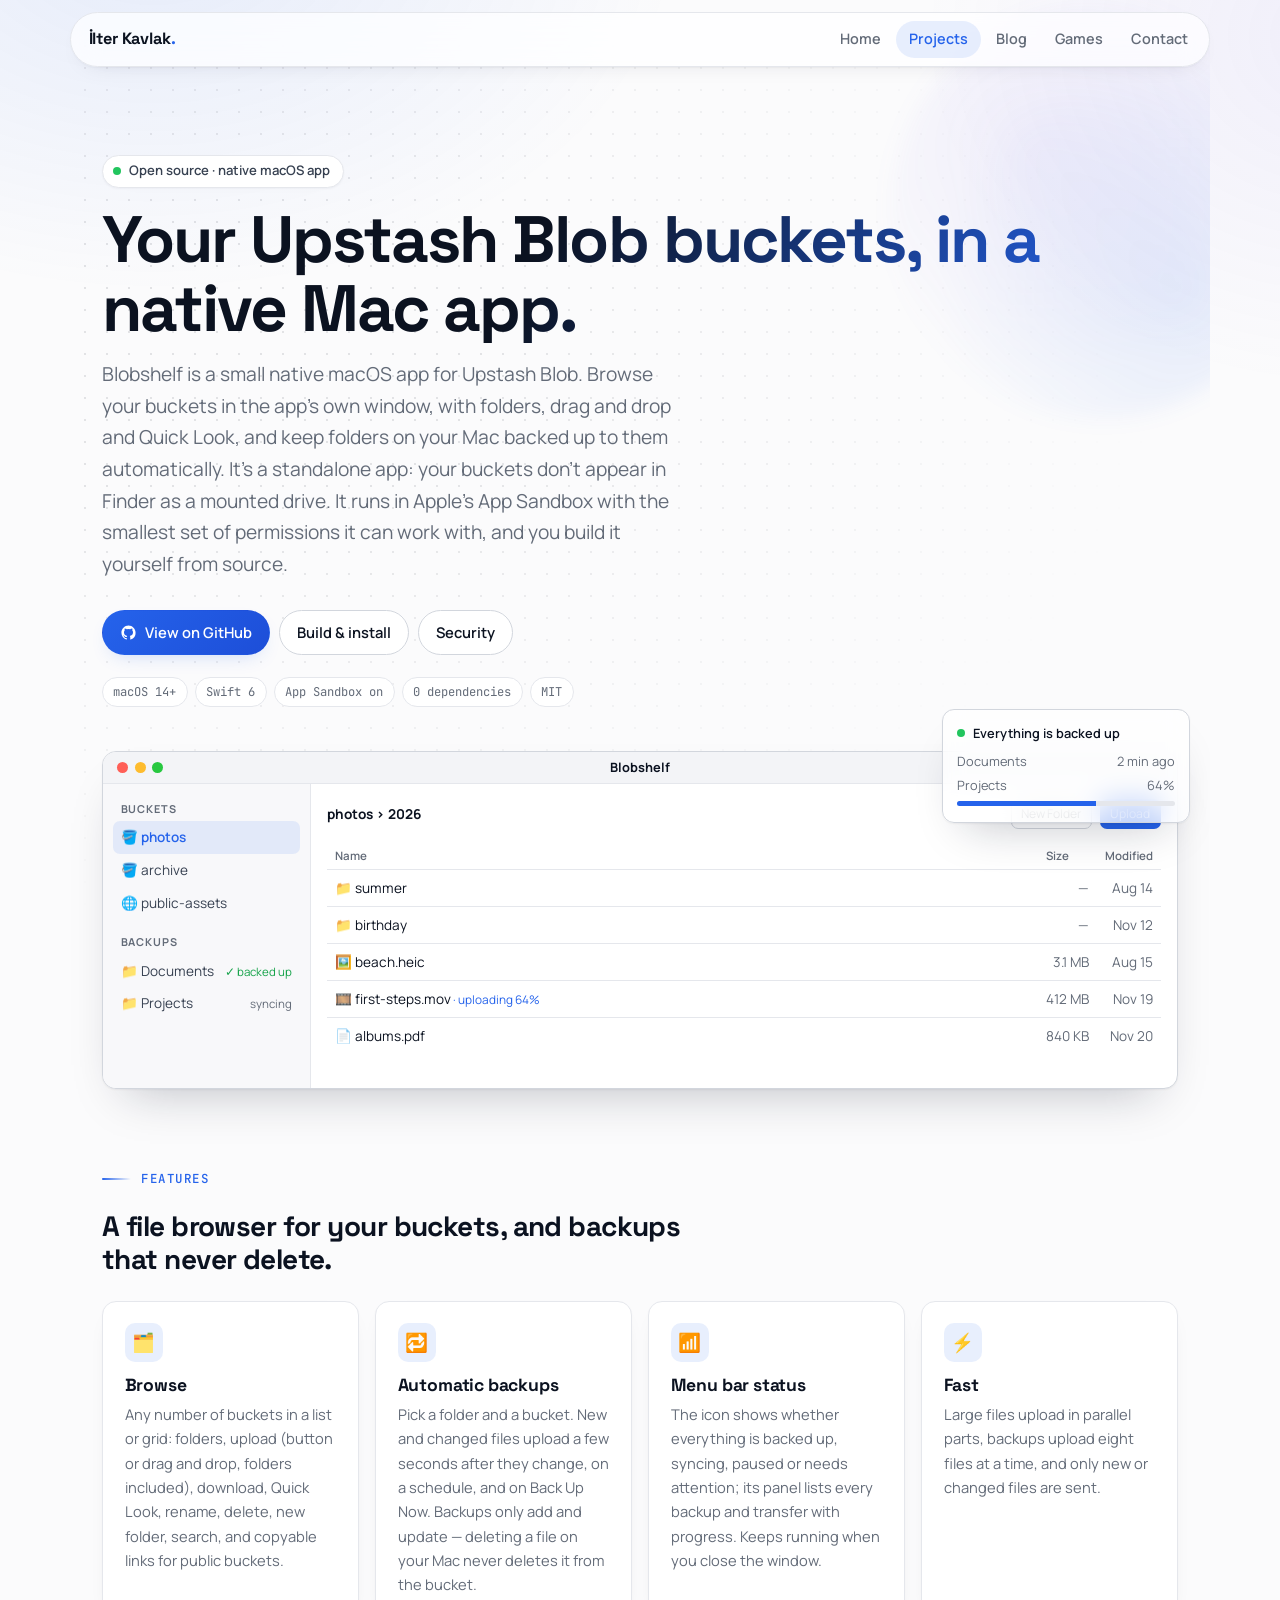
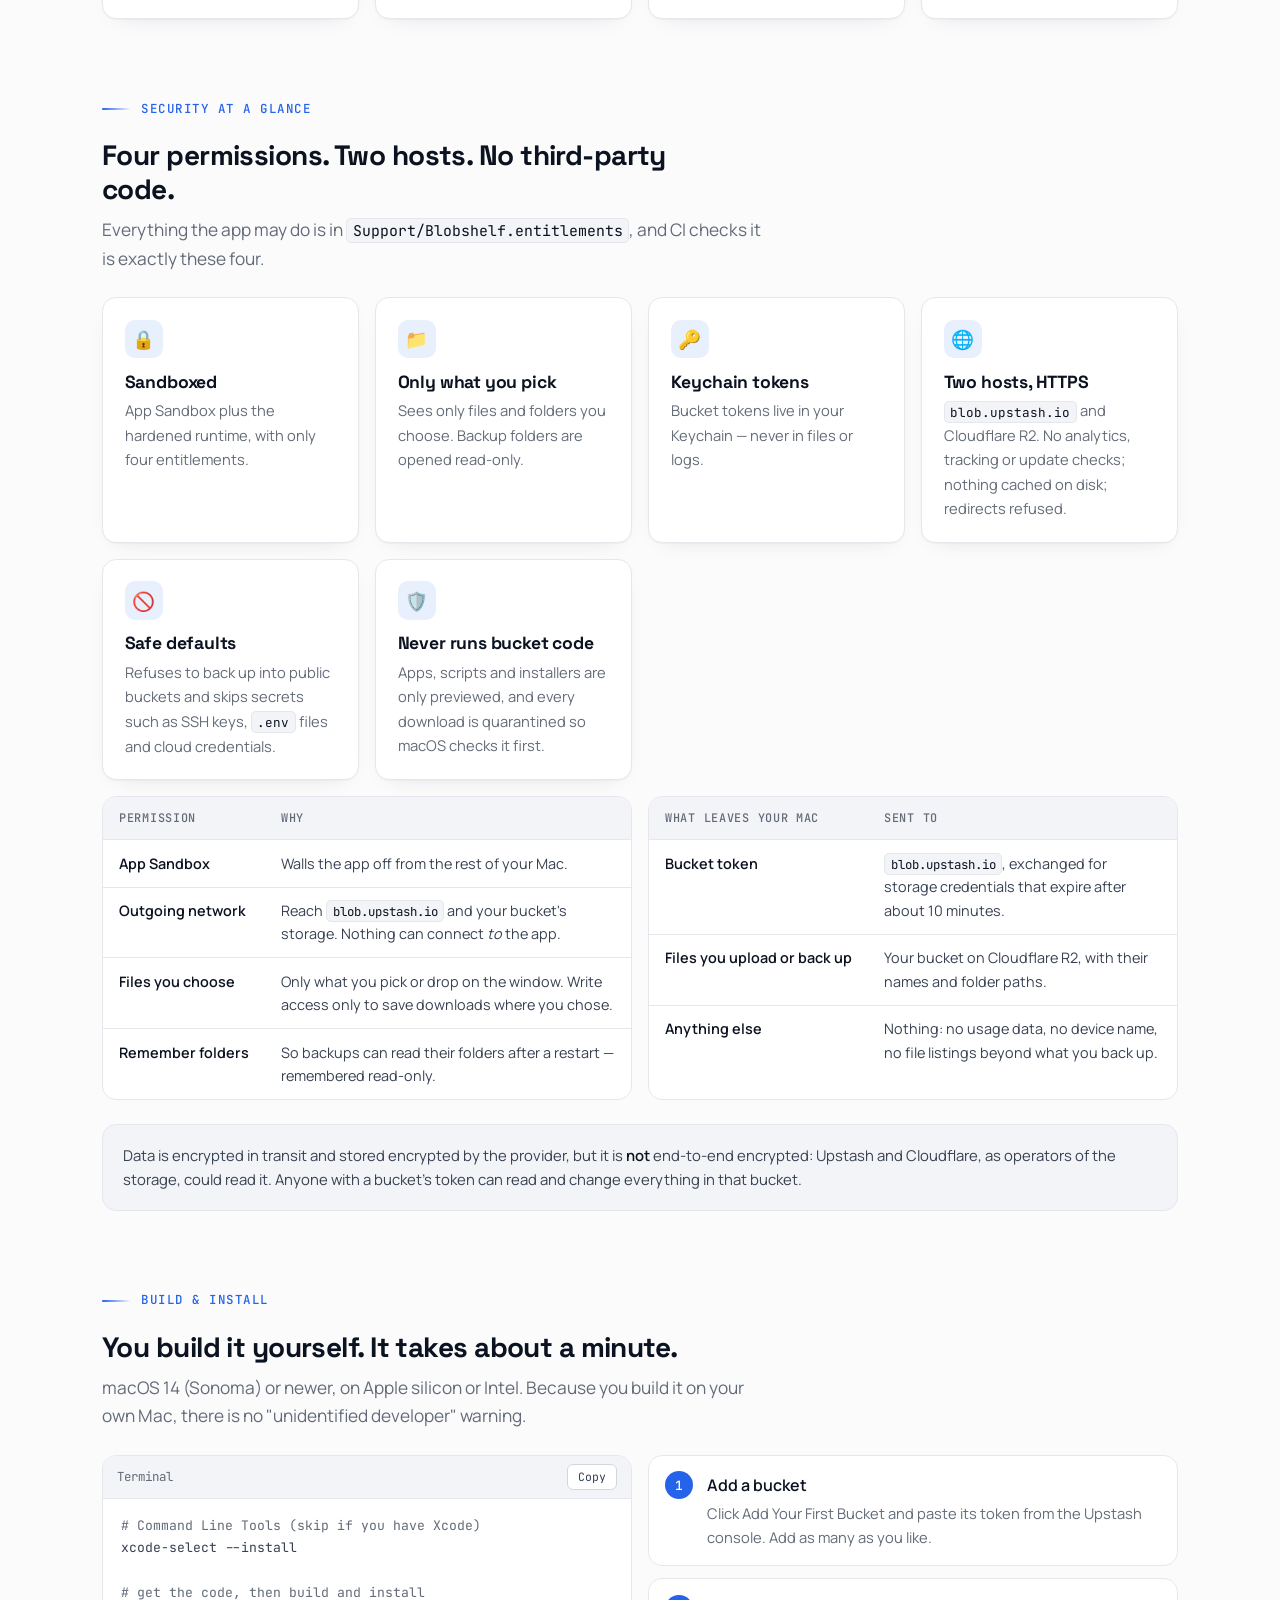
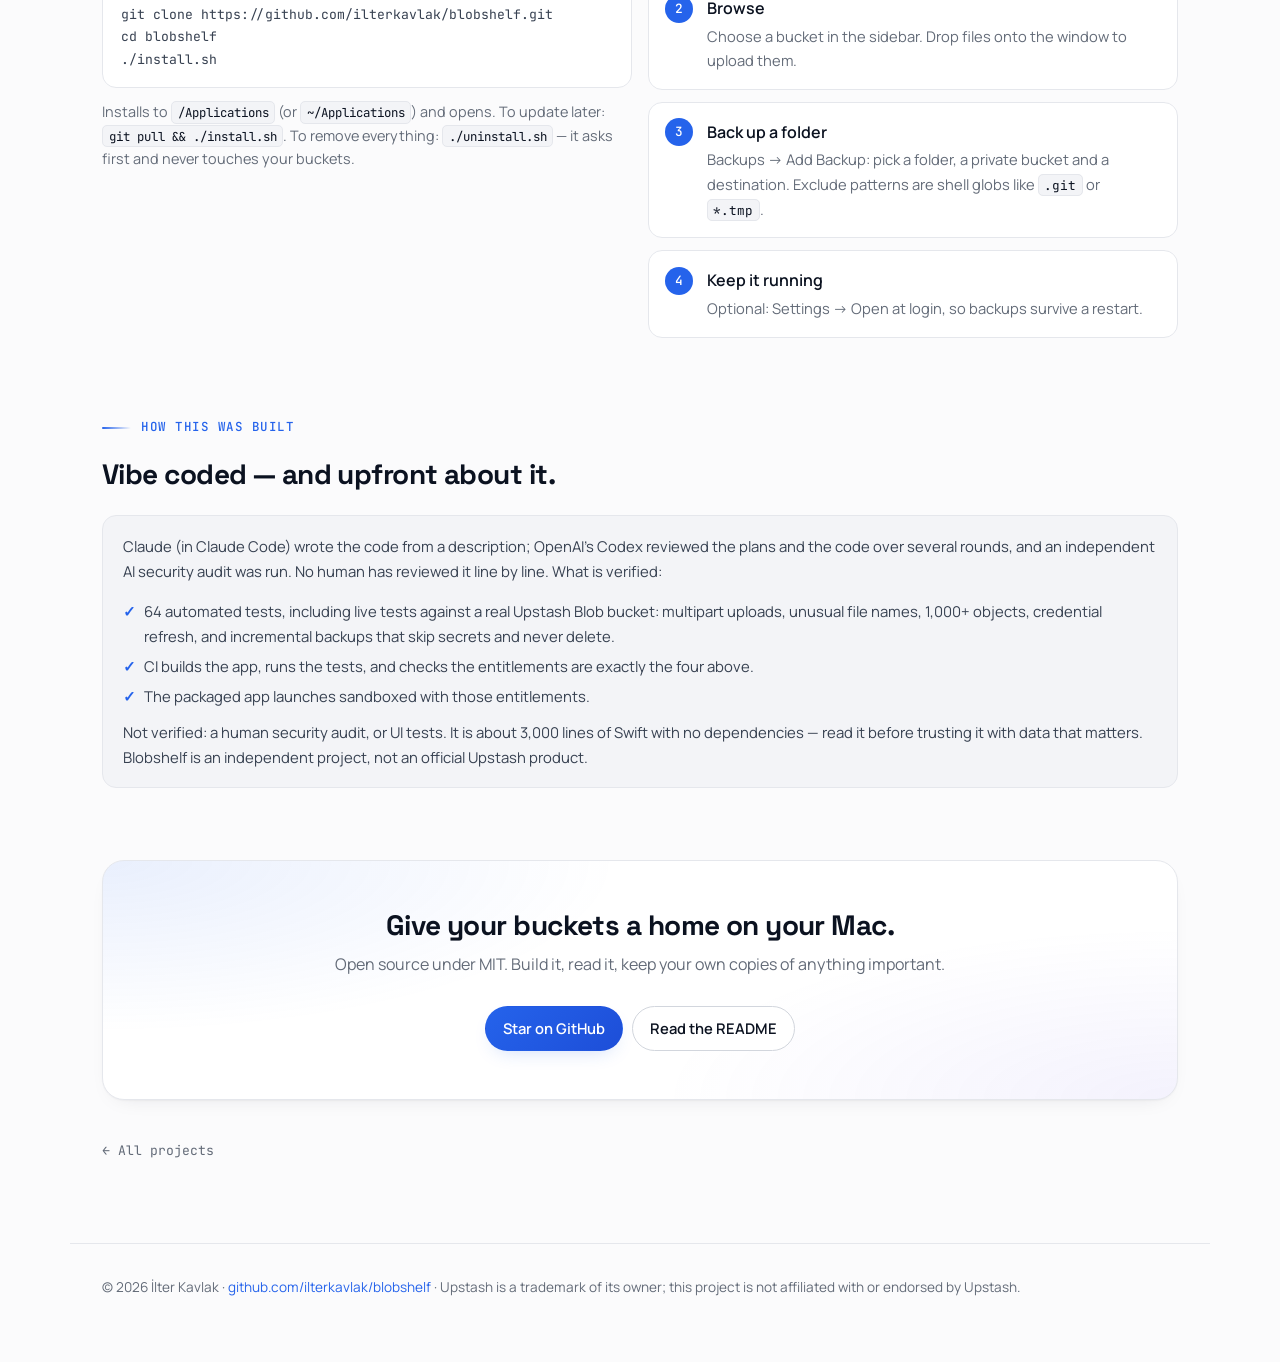
<file: projects/blobshelf/index.html>
<!DOCTYPE html>
<html lang="en">
<head>
  <meta charset="UTF-8" />
  <meta name="viewport" content="width=device-width, initial-scale=1.0" />
  <title>blobshelf — a native Mac app for Upstash Blob · İlter Kavlak</title>
  <meta name="description" content="Blobshelf is a small native macOS app for Upstash Blob. Browse your buckets in its own window and keep folders on your Mac backed up to them automatically. App Sandbox, four permissions, no dependencies, built from source." />
  <meta name="theme-color" media="(prefers-color-scheme: light)" content="#fbfbfc" />
  <meta name="theme-color" media="(prefers-color-scheme: dark)" content="#0b0f15" />

  <!-- Open Graph -->
  <meta property="og:type" content="website" />
  <meta property="og:site_name" content="İlter Kavlak" />
  <meta property="og:title" content="blobshelf — a native Mac app for Upstash Blob" />
  <meta property="og:description" content="Browse Upstash Blob buckets in a native Mac app and back up Mac folders automatically. Native, sandboxed, no dependencies." />
  <meta property="og:url" content="https://ilterkavlak.github.io/projects/blobshelf/" />
  <meta property="og:image" content="https://ilterkavlak.github.io/projects/blobshelf/og-image.png" />
  <meta property="og:image:type" content="image/png" />
  <meta property="og:image:width" content="1200" />
  <meta property="og:image:height" content="630" />
  <meta property="og:image:alt" content="blobshelf — your Upstash Blob buckets, in a native Mac app." />

  <meta name="twitter:card" content="summary_large_image" />
  <meta name="twitter:title" content="blobshelf — a native Mac app for Upstash Blob" />
  <meta name="twitter:description" content="Browse buckets in a native Mac app, back up Mac folders automatically. Native, sandboxed, no dependencies." />
  <meta name="twitter:image" content="https://ilterkavlak.github.io/projects/blobshelf/og-image.png" />

  <link rel="canonical" href="https://ilterkavlak.github.io/projects/blobshelf/" />
  <link rel="stylesheet" href="../../assets/styles.css" />
  <style>
    /* blobshelf — accent colour and the Mac window mock */
    body {
      --accent: #2563eb; --accent-hover: #1d4ed8;
      --accent-soft: rgba(37, 99, 235, 0.10); --accent-glow: rgba(37, 99, 235, 0.28);
      --glow-1: rgba(37, 99, 235, 0.10);
    }
    @media (prefers-color-scheme: dark) {
      body {
        --accent: #60a5fa; --accent-hover: #93c5fd; --on-accent: #0b1a33;
        --accent-soft: rgba(96, 165, 250, 0.14); --accent-glow: rgba(96, 165, 250, 0.30);
        --glow-1: rgba(96, 165, 250, 0.11);
      }
    }

    .bs-stage { position: relative; margin-top: 2.75rem; }
    .bs-window {
      border: 1px solid var(--border-strong); border-radius: 14px; overflow: hidden;
      background: var(--surface); box-shadow: var(--shadow-lg); font-size: 0.85rem;
    }
    .bs-titlebar {
      position: relative; display: flex; align-items: center; gap: 0.4rem; padding: 0.65rem 0.9rem;
      background: var(--bg-subtle); border-bottom: 1px solid var(--border);
    }
    .bs-titlebar .light { width: 11px; height: 11px; border-radius: 50%; }
    .bs-titlebar .r { background: #ff5f57; } .bs-titlebar .y { background: #febc2e; } .bs-titlebar .g { background: #28c840; }
    .bs-titlebar .title { position: absolute; left: 50%; transform: translateX(-50%); font-weight: 700; color: var(--heading); font-size: 0.8rem; }
    .bs-body { display: grid; grid-template-columns: 13rem 1fr; min-height: 19rem; }
    .bs-side { padding: 0.9rem 0.6rem; border-right: 1px solid var(--border); background: color-mix(in srgb, var(--bg-subtle) 60%, var(--surface)); }
    .bs-side h4 { font-family: var(--font-sans); font-size: 0.68rem; letter-spacing: 0.08em; text-transform: uppercase; color: var(--text-muted); margin: 0.2rem 0.5rem 0.4rem; }
    .bs-side h4 + ul { margin-bottom: 1rem; }
    .bs-side li { display: flex; align-items: center; gap: 0.5rem; padding: 0.32rem 0.5rem; border-radius: 7px; color: var(--text); white-space: nowrap; }
    .bs-side li.on { background: var(--accent-soft); color: var(--accent); font-weight: 600; }
    .bs-side .st { margin-left: auto; font-size: 0.72rem; color: var(--text-muted); }
    .bs-side .ok { color: #16a34a; }
    .bs-main { padding: 0.9rem 1rem; min-width: 0; }
    .bs-tools { display: flex; align-items: center; gap: 0.5rem; margin-bottom: 0.75rem; flex-wrap: wrap; }
    .bs-crumb { font-weight: 700; color: var(--heading); margin-right: auto; }
    .bs-btn { padding: 0.25rem 0.6rem; border: 1px solid var(--border-strong); border-radius: 7px; font-size: 0.76rem; color: var(--text); background: var(--surface); }
    .bs-btn.pri { background: var(--accent); border-color: transparent; color: var(--on-accent); }
    .bs-files { width: 100%; border-collapse: collapse; }
    .bs-files th { text-align: left; font-weight: 600; font-size: 0.72rem; color: var(--text-muted); padding: 0.3rem 0.5rem; border-bottom: 1px solid var(--border); }
    .bs-files td { padding: 0.42rem 0.5rem; border-bottom: 1px solid var(--border); white-space: nowrap; }
    .bs-files tr:last-child td { border-bottom: 0; }
    .bs-files td:first-child { width: 100%; color: var(--heading); }
    .bs-files td + td { color: var(--text-muted); text-align: right; }
    .bs-files .up td:first-child::after { content: " · uploading 64%"; color: var(--accent); font-size: 0.74rem; }
    .bs-menu {
      position: absolute; right: -0.75rem; top: -2.6rem; width: 15.5rem; padding: 0.8rem 0.9rem;
      border: 1px solid var(--border-strong); border-radius: 12px; background: var(--nav-bg);
      backdrop-filter: blur(14px); -webkit-backdrop-filter: blur(14px); box-shadow: var(--shadow-lg); font-size: 0.8rem;
    }
    .bs-menu strong { display: flex; align-items: center; gap: 0.45rem; margin-bottom: 0.45rem; }
    .bs-menu strong::before { content: ""; width: 8px; height: 8px; border-radius: 50%; background: #22c55e; }
    .bs-menu p { margin: 0.15rem 0; color: var(--text-muted); display: flex; justify-content: space-between; gap: 0.5rem; }
    .bs-bar { height: 5px; border-radius: 99px; background: var(--border); margin: 0.35rem 0 0.2rem; overflow: hidden; }
    .bs-bar span { display: block; width: 64%; height: 100%; background: var(--accent); }
    @media (max-width: 720px) {
      .bs-body { grid-template-columns: 1fr; }
      .bs-side { display: none; }
      .bs-menu { position: static; width: auto; margin-top: 0.75rem; }
      .bs-files th:nth-child(3), .bs-files td:nth-child(3) { display: none; }
    }
  </style>
</head>
<body>
  <a class="skip-link" href="#main">Skip to content</a>

  <nav class="nav" aria-label="Primary">
    <div class="nav-inner">
      <a class="nav-brand" href="../../index.html">İlter Kavlak<span>.</span></a>
      <div class="nav-links">
        <a href="../../index.html">Home</a>
        <a href="../index.html" aria-current="page">Projects</a>
        <a href="../../blog/index.html">Blog</a>
        <a href="../../games/index.html">Games</a>
        <a href="../../index.html#contact">Contact</a>
      </div>
    </div>
  </nav>

  <main id="main" class="wrap wrap-wide">
    <header class="hero">
      <p class="status"><span class="dot" aria-hidden="true"></span>Open source · native macOS app</p>
      <h1>Your Upstash Blob buckets, in a native Mac app.</h1>
      <p class="tagline">
        Blobshelf is a small native macOS app for Upstash Blob. Browse your buckets in the app's own
        window, with folders, drag and drop and Quick Look, and keep folders on your Mac backed up to
        them automatically. It's a standalone app: your buckets don't appear in Finder as a mounted
        drive. It runs in Apple's App Sandbox with the smallest set of permissions it can
        work with, and you build it yourself from source.
      </p>
      <div class="contact-row">
        <a class="contact-btn primary" href="https://github.com/ilterkavlak/blobshelf" target="_blank" rel="noopener">
          <svg viewBox="0 0 24 24" fill="currentColor" aria-hidden="true"><path d="M12 2C6.48 2 2 6.58 2 12.25c0 4.53 2.87 8.37 6.84 9.73.5.1.68-.22.68-.49 0-.24-.01-.87-.01-1.71-2.78.62-3.37-1.37-3.37-1.37-.45-1.18-1.11-1.5-1.11-1.5-.91-.64.07-.62.07-.62 1 .07 1.53 1.06 1.53 1.06.89 1.56 2.34 1.11 2.91.85.09-.66.35-1.11.63-1.37-2.22-.26-4.55-1.14-4.55-5.05 0-1.11.39-2.02 1.03-2.74-.1-.26-.45-1.3.1-2.71 0 0 .84-.28 2.75 1.05a9.36 9.36 0 0 1 5 0c1.91-1.33 2.75-1.05 2.75-1.05.55 1.41.2 2.45.1 2.71.64.72 1.03 1.63 1.03 2.74 0 3.92-2.34 4.78-4.57 5.03.36.32.68.94.68 1.9 0 1.37-.01 2.48-.01 2.82 0 .27.18.6.69.49A10.02 10.02 0 0 0 22 12.25C22 6.58 17.52 2 12 2Z"/></svg>
          View on GitHub
        </a>
        <a class="contact-btn" href="#install">Build &amp; install</a>
        <a class="contact-btn" href="#security">Security</a>
      </div>
      <div class="lp-badges" aria-label="Requirements">
        <span class="tag">macOS 14+</span><span class="tag">Swift 6</span><span class="tag">App Sandbox on</span><span class="tag">0 dependencies</span><span class="tag">MIT</span>
      </div>

      <div class="bs-stage">
        <div class="bs-window" role="img" aria-label="Illustration of the Blobshelf window: a sidebar with buckets and backups, and a file list of the selected bucket">
          <div class="bs-titlebar"><span class="light r"></span><span class="light y"></span><span class="light g"></span><span class="title">Blobshelf</span></div>
          <div class="bs-body">
            <div class="bs-side">
              <h4>Buckets</h4>
              <ul>
                <li class="on">🪣 photos</li>
                <li>🪣 archive</li>
                <li>🌐 public-assets</li>
              </ul>
              <h4>Backups</h4>
              <ul>
                <li>📁 Documents <span class="st ok">✓ backed up</span></li>
                <li>📁 Projects <span class="st">syncing</span></li>
              </ul>
            </div>
            <div class="bs-main">
              <div class="bs-tools">
                <span class="bs-crumb">photos › 2026</span>
                <span class="bs-btn">New Folder</span>
                <span class="bs-btn pri">Upload</span>
              </div>
              <table class="bs-files">
                <thead><tr><th>Name</th><th>Size</th><th>Modified</th></tr></thead>
                <tbody>
                  <tr><td>📁 summer</td><td>—</td><td>Aug 14</td></tr>
                  <tr><td>📁 birthday</td><td>—</td><td>Nov 12</td></tr>
                  <tr><td>🖼️ beach.heic</td><td>3.1 MB</td><td>Aug 15</td></tr>
                  <tr class="up"><td>🎞️ first-steps.mov</td><td>412 MB</td><td>Nov 19</td></tr>
                  <tr><td>📄 albums.pdf</td><td>840 KB</td><td>Nov 20</td></tr>
                </tbody>
              </table>
            </div>
          </div>
        </div>
        <div class="bs-menu" aria-hidden="true">
          <strong>Everything is backed up</strong>
          <p><span>Documents</span><span>2 min ago</span></p>
          <p><span>Projects</span><span>64%</span></p>
          <div class="bs-bar"><span></span></div>
        </div>
      </div>
    </header>

    <section class="section" aria-labelledby="features-h">
      <div class="section-head">
        <p class="section-title">Features</p>
        <h2 id="features-h">A file browser for your buckets, and backups that never delete.</h2>
      </div>
      <div class="lp-grid">
        <div class="lp-feature"><div class="ico" aria-hidden="true">🗂️</div><h3>Browse</h3><p>Any number of buckets in a list or grid: folders, upload (button or drag and drop, folders included), download, Quick Look, rename, delete, new folder, search, and copyable links for public buckets.</p></div>
        <div class="lp-feature"><div class="ico" aria-hidden="true">🔁</div><h3>Automatic backups</h3><p>Pick a folder and a bucket. New and changed files upload a few seconds after they change, on a schedule, and on Back Up Now. Backups only add and update — deleting a file on your Mac never deletes it from the bucket.</p></div>
        <div class="lp-feature"><div class="ico" aria-hidden="true">📶</div><h3>Menu bar status</h3><p>The icon shows whether everything is backed up, syncing, paused or needs attention; its panel lists every backup and transfer with progress. Keeps running when you close the window.</p></div>
        <div class="lp-feature"><div class="ico" aria-hidden="true">⚡</div><h3>Fast</h3><p>Large files upload in parallel parts, backups upload eight files at a time, and only new or changed files are sent.</p></div>
      </div>
    </section>

    <section class="section" id="security" aria-labelledby="security-h">
      <div class="section-head">
        <p class="section-title">Security at a glance</p>
        <h2 id="security-h">Four permissions. Two hosts. No third-party code.</h2>
        <p class="lede">Everything the app may do is in <code>Support/Blobshelf.entitlements</code>, and CI checks it is exactly these four.</p>
      </div>
      <div class="lp-grid">
        <div class="lp-feature"><div class="ico" aria-hidden="true">🔒</div><h3>Sandboxed</h3><p>App Sandbox plus the hardened runtime, with only four entitlements.</p></div>
        <div class="lp-feature"><div class="ico" aria-hidden="true">📁</div><h3>Only what you pick</h3><p>Sees only files and folders you choose. Backup folders are opened read-only.</p></div>
        <div class="lp-feature"><div class="ico" aria-hidden="true">🔑</div><h3>Keychain tokens</h3><p>Bucket tokens live in your Keychain — never in files or logs.</p></div>
        <div class="lp-feature"><div class="ico" aria-hidden="true">🌐</div><h3>Two hosts, HTTPS</h3><p><code>blob.upstash.io</code> and Cloudflare R2. No analytics, tracking or update checks; nothing cached on disk; redirects refused.</p></div>
        <div class="lp-feature"><div class="ico" aria-hidden="true">🚫</div><h3>Safe defaults</h3><p>Refuses to back up into public buckets and skips secrets such as SSH keys, <code>.env</code> files and cloud credentials.</p></div>
        <div class="lp-feature"><div class="ico" aria-hidden="true">🛡️</div><h3>Never runs bucket code</h3><p>Apps, scripts and installers are only previewed, and every download is quarantined so macOS checks it first.</p></div>
      </div>

      <div class="lp-two" style="margin-top:1rem;">
        <div class="lp-table-wrap">
          <table class="lp-table">
            <thead><tr><th>Permission</th><th>Why</th></tr></thead>
            <tbody>
              <tr><td>App Sandbox</td><td>Walls the app off from the rest of your Mac.</td></tr>
              <tr><td>Outgoing network</td><td>Reach <code>blob.upstash.io</code> and your bucket's storage. Nothing can connect <em>to</em> the app.</td></tr>
              <tr><td>Files you choose</td><td>Only what you pick or drop on the window. Write access only to save downloads where you chose.</td></tr>
              <tr><td>Remember folders</td><td>So backups can read their folders after a restart — remembered read-only.</td></tr>
            </tbody>
          </table>
        </div>
        <div class="lp-table-wrap">
          <table class="lp-table">
            <thead><tr><th>What leaves your Mac</th><th>Sent to</th></tr></thead>
            <tbody>
              <tr><td>Bucket token</td><td><code>blob.upstash.io</code>, exchanged for storage credentials that expire after about 10 minutes.</td></tr>
              <tr><td>Files you upload or back up</td><td>Your bucket on Cloudflare R2, with their names and folder paths.</td></tr>
              <tr><td>Anything else</td><td>Nothing: no usage data, no device name, no file listings beyond what you back up.</td></tr>
            </tbody>
          </table>
        </div>
      </div>
      <div class="lp-note">
        <p>Data is encrypted in transit and stored encrypted by the provider, but it is <strong>not</strong> end-to-end encrypted: Upstash and Cloudflare, as operators of the storage, could read it. Anyone with a bucket's token can read and change everything in that bucket.</p>
      </div>
    </section>

    <section class="section" id="install" aria-labelledby="install-h">
      <div class="section-head">
        <p class="section-title">Build &amp; install</p>
        <h2 id="install-h">You build it yourself. It takes about a minute.</h2>
        <p class="lede">macOS 14 (Sonoma) or newer, on Apple silicon or Intel. Because you build it on your own Mac, there is no "unidentified developer" warning.</p>
      </div>
      <div class="lp-two">
        <div>
          <div class="lp-code" style="margin-top:0;">
            <div class="lp-code-head"><span>Terminal</span><button type="button" data-copy>Copy</button></div>
            <pre><span class="cm"># Command Line Tools (skip if you have Xcode)</span>
xcode-select --install

<span class="cm"># get the code, then build and install</span>
git clone https://github.com/ilterkavlak/blobshelf.git
cd blobshelf
./install.sh</pre>
          </div>
          <p class="muted" style="margin-top:0.75rem; font-size:0.9rem;">Installs to <code>/Applications</code> (or <code>~/Applications</code>) and opens. To update later: <code>git pull &amp;&amp; ./install.sh</code>. To remove everything: <code>./uninstall.sh</code> — it asks first and never touches your buckets.</p>
        </div>
        <ol class="lp-steps">
          <li><strong>Add a bucket</strong><p>Click Add Your First Bucket and paste its token from the Upstash console. Add as many as you like.</p></li>
          <li><strong>Browse</strong><p>Choose a bucket in the sidebar. Drop files onto the window to upload them.</p></li>
          <li><strong>Back up a folder</strong><p>Backups → Add Backup: pick a folder, a private bucket and a destination. Exclude patterns are shell globs like <code>.git</code> or <code>*.tmp</code>.</p></li>
          <li><strong>Keep it running</strong><p>Optional: Settings → Open at login, so backups survive a restart.</p></li>
        </ol>
      </div>
    </section>

    <section class="section" aria-labelledby="built-h">
      <div class="section-head">
        <p class="section-title">How this was built</p>
        <h2 id="built-h">Vibe coded — and upfront about it.</h2>
      </div>
      <div class="lp-note" style="margin-top:0;">
        <p>Claude (in Claude Code) wrote the code from a description; OpenAI's Codex reviewed the plans and the code over several rounds, and an independent AI security audit was run. No human has reviewed it line by line. What is verified:</p>
        <ul>
          <li>64 automated tests, including live tests against a real Upstash Blob bucket: multipart uploads, unusual file names, 1,000+ objects, credential refresh, and incremental backups that skip secrets and never delete.</li>
          <li>CI builds the app, runs the tests, and checks the entitlements are exactly the four above.</li>
          <li>The packaged app launches sandboxed with those entitlements.</li>
        </ul>
        <p style="margin-top:0.75rem;">Not verified: a human security audit, or UI tests. It is about 3,000 lines of Swift with no dependencies — read it before trusting it with data that matters. Blobshelf is an independent project, not an official Upstash product.</p>
      </div>
    </section>

    <div class="lp-cta">
      <h2>Give your buckets a home on your Mac.</h2>
      <p class="muted">Open source under MIT. Build it, read it, keep your own copies of anything important.</p>
      <div class="contact-row">
        <a class="contact-btn primary" href="https://github.com/ilterkavlak/blobshelf" target="_blank" rel="noopener">Star on GitHub</a>
        <a class="contact-btn" href="https://github.com/ilterkavlak/blobshelf#readme" target="_blank" rel="noopener">Read the README</a>
      </div>
    </div>

    <a class="back-link" href="../index.html">← All projects</a>
  </main>

  <footer class="site-footer wrap wrap-wide">
    <p>© <span data-year>2026</span> İlter Kavlak · <a href="https://github.com/ilterkavlak/blobshelf" target="_blank" rel="noopener">github.com/ilterkavlak/blobshelf</a> · Upstash is a trademark of its owner; this project is not affiliated with or endorsed by Upstash.</p>
  </footer>

  <script src="../../assets/app.js"></script>
</body>
</html>
</file>
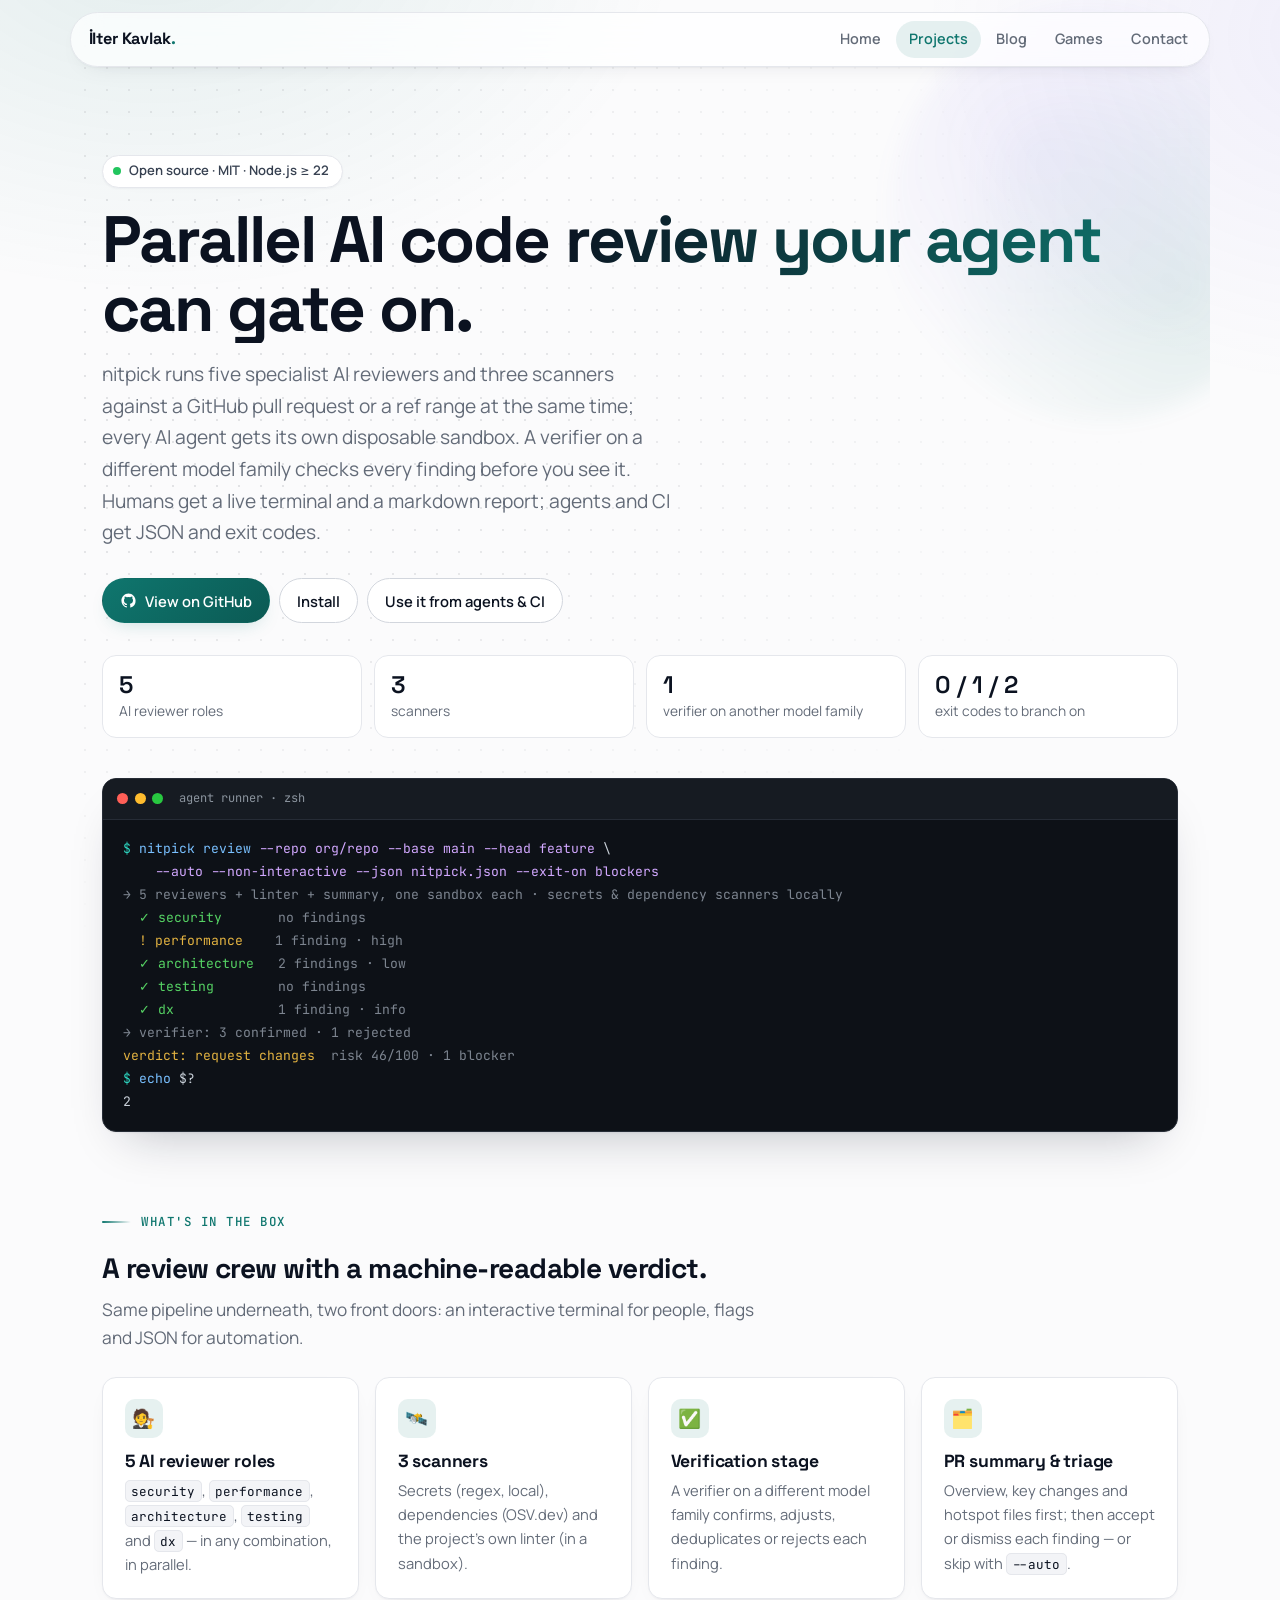
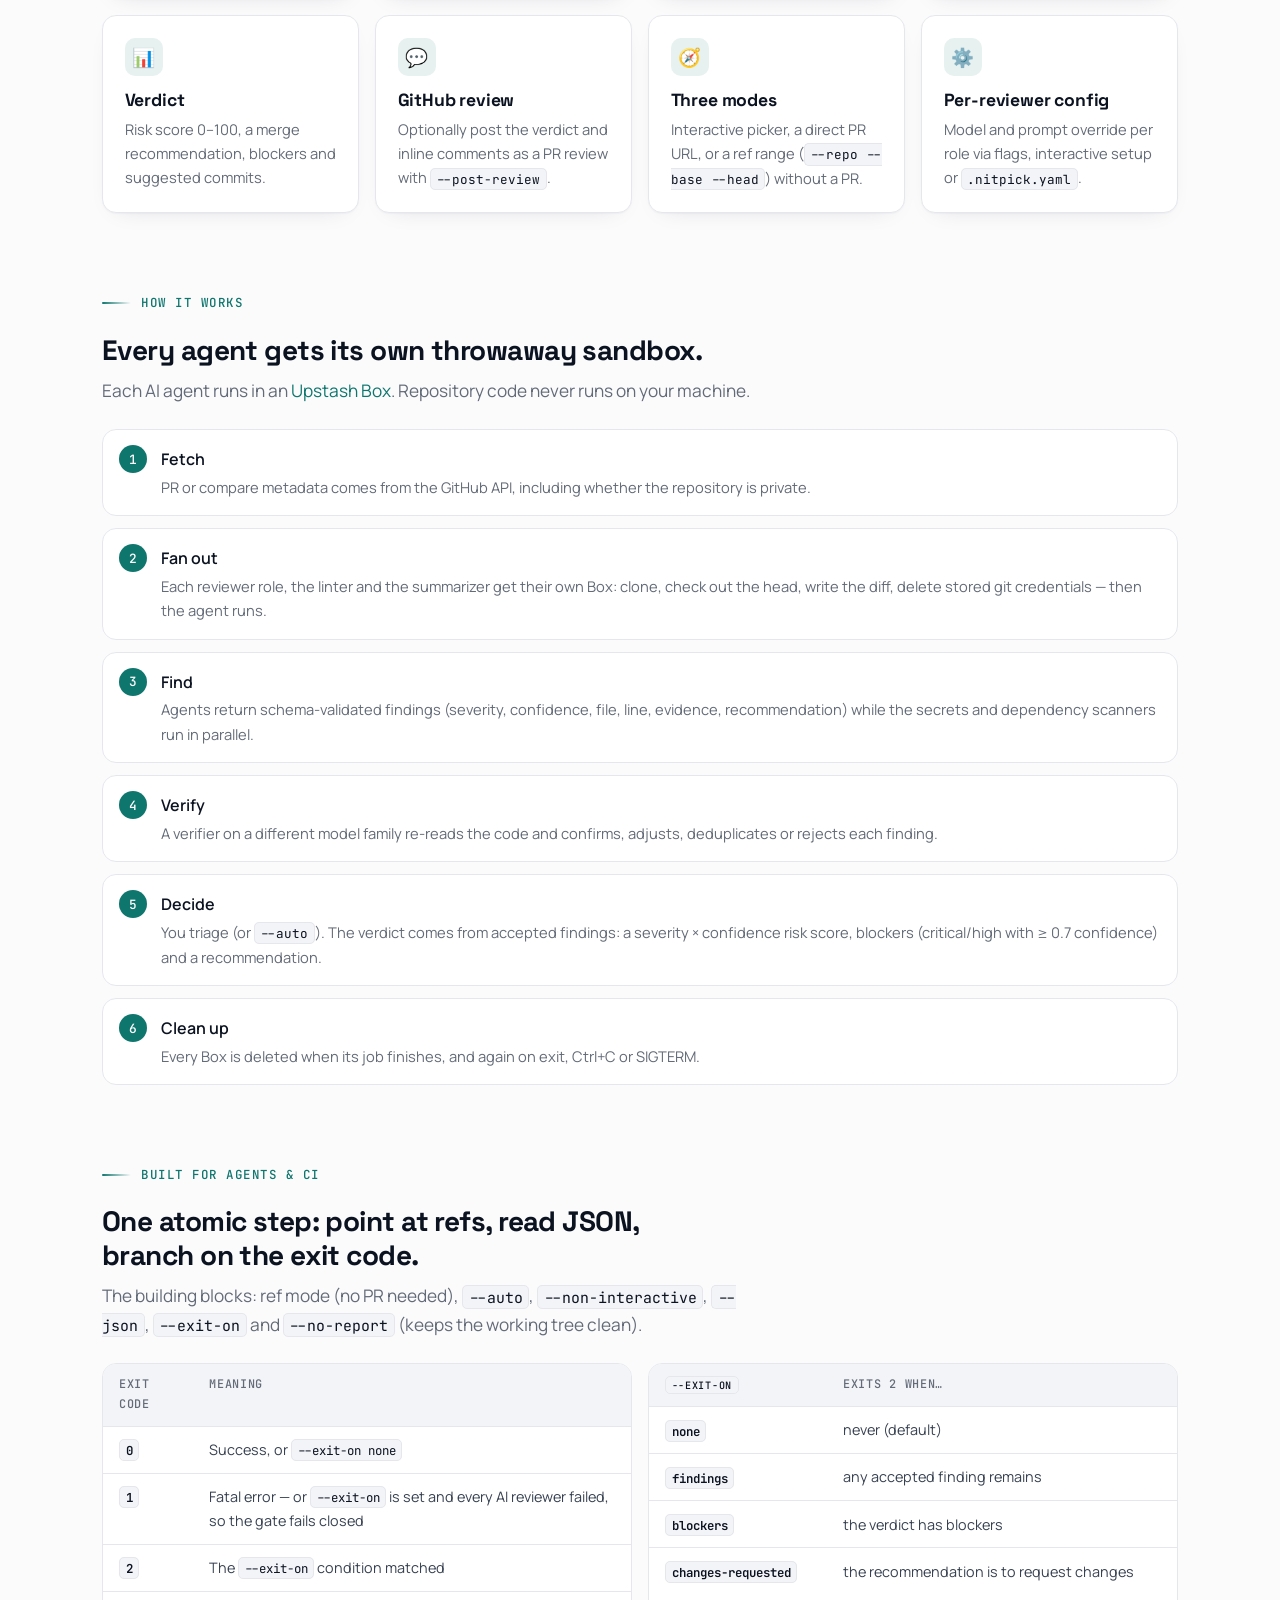
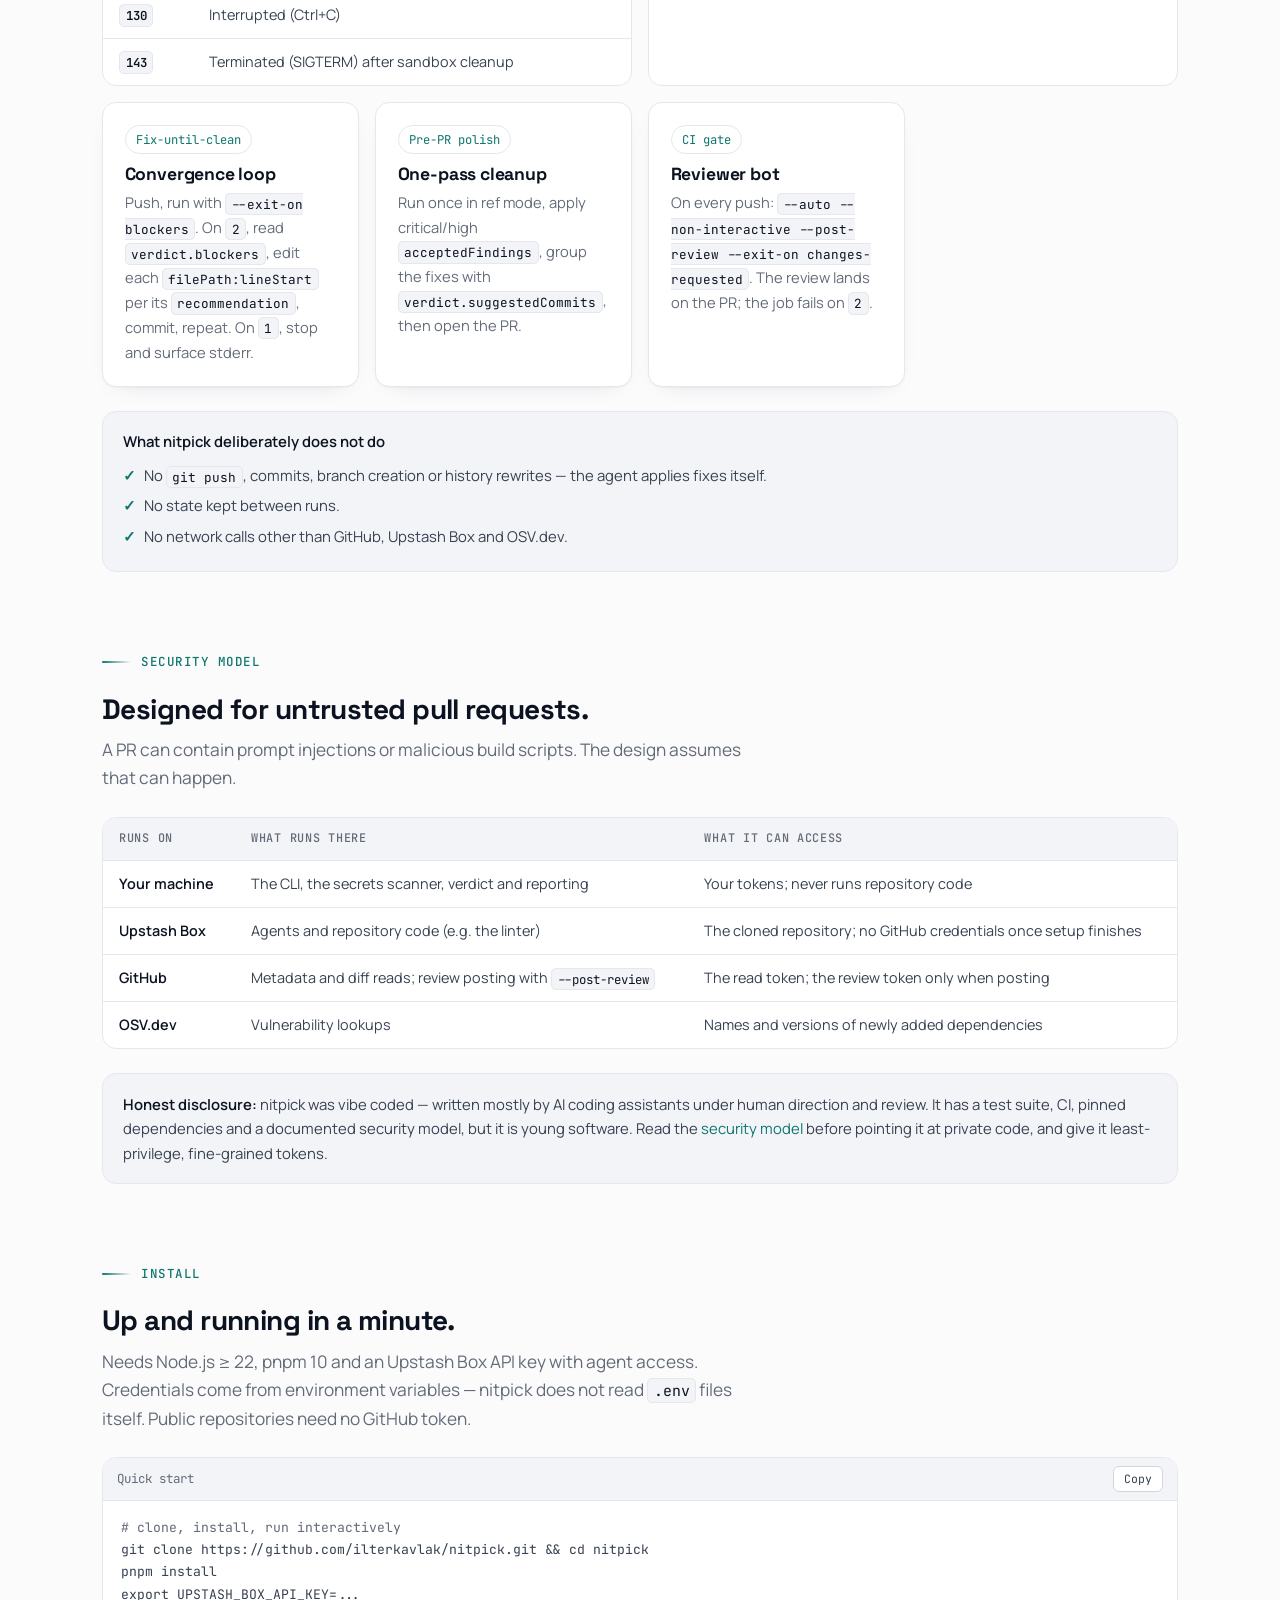
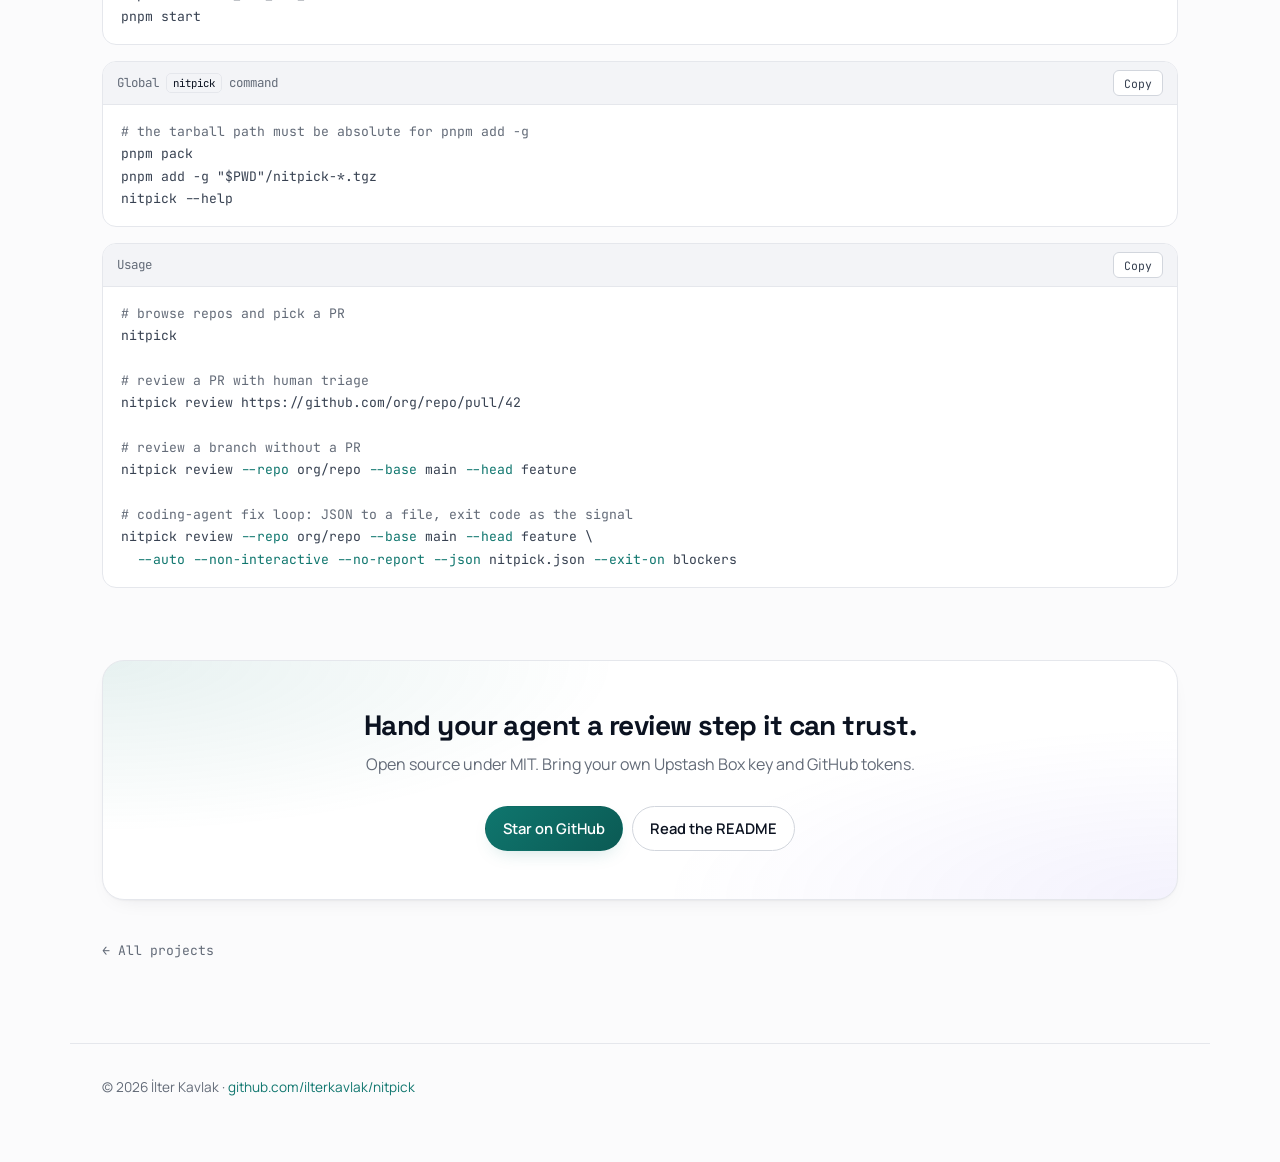
<file: projects/nitpick/index.html>
<!DOCTYPE html>
<html lang="en">
<head>
  <meta charset="UTF-8" />
  <meta name="viewport" content="width=device-width, initial-scale=1.0" />
  <title>nitpick — parallel AI code review for pull requests · İlter Kavlak</title>
  <meta name="description" content="nitpick runs specialist AI reviewers and scanners against a GitHub pull request or ref range in parallel, with every AI agent in its own isolated sandbox. A verifier on a different model family checks every finding; you get a verdict, a markdown report, JSON with a stable schema and exit codes an agent or CI job can gate on." />
  <meta name="theme-color" media="(prefers-color-scheme: light)" content="#fbfbfc" />
  <meta name="theme-color" media="(prefers-color-scheme: dark)" content="#0b0f15" />

  <!-- Open Graph -->
  <meta property="og:type" content="website" />
  <meta property="og:site_name" content="İlter Kavlak" />
  <meta property="og:title" content="nitpick — parallel AI code review for pull requests" />
  <meta property="og:description" content="Specialist AI reviewers in parallel sandboxes plus three scanners, a verifier on a different model family, and JSON plus exit codes your agent or CI can gate on." />
  <meta property="og:url" content="https://ilterkavlak.github.io/projects/nitpick/" />
  <meta property="og:image" content="https://ilterkavlak.github.io/projects/nitpick/og-image.png" />
  <meta property="og:image:type" content="image/png" />
  <meta property="og:image:width" content="1200" />
  <meta property="og:image:height" content="630" />
  <meta property="og:image:alt" content="nitpick — code review your agent's loop can gate on." />

  <meta name="twitter:card" content="summary_large_image" />
  <meta name="twitter:title" content="nitpick — parallel AI code review for pull requests" />
  <meta name="twitter:description" content="Specialist AI reviewers in parallel sandboxes, a verifier pass, and JSON plus exit codes to gate on." />
  <meta name="twitter:image" content="https://ilterkavlak.github.io/projects/nitpick/og-image.png" />

  <link rel="canonical" href="https://ilterkavlak.github.io/projects/nitpick/" />
  <link rel="stylesheet" href="../../assets/styles.css" />
</head>
<body>
  <a class="skip-link" href="#main">Skip to content</a>

  <nav class="nav" aria-label="Primary">
    <div class="nav-inner">
      <a class="nav-brand" href="../../index.html">İlter Kavlak<span>.</span></a>
      <div class="nav-links">
        <a href="../../index.html">Home</a>
        <a href="../index.html" aria-current="page">Projects</a>
        <a href="../../blog/index.html">Blog</a>
        <a href="../../games/index.html">Games</a>
        <a href="../../index.html#contact">Contact</a>
      </div>
    </div>
  </nav>

  <main id="main" class="wrap wrap-wide">
    <header class="hero">
      <p class="status"><span class="dot" aria-hidden="true"></span>Open source · MIT · Node.js ≥ 22</p>
      <h1>Parallel AI code review your agent can gate on.</h1>
      <p class="tagline">
        nitpick runs five specialist AI reviewers and three scanners against a GitHub pull request
        or a ref range at the same time; every AI agent gets its own disposable sandbox. A verifier on a
        different model family checks every finding before you see it. Humans get a live terminal
        and a markdown report; agents and CI get JSON and exit codes.
      </p>
      <div class="contact-row">
        <a class="contact-btn primary" href="https://github.com/ilterkavlak/nitpick" target="_blank" rel="noopener">
          <svg viewBox="0 0 24 24" fill="currentColor" aria-hidden="true"><path d="M12 2C6.48 2 2 6.58 2 12.25c0 4.53 2.87 8.37 6.84 9.73.5.1.68-.22.68-.49 0-.24-.01-.87-.01-1.71-2.78.62-3.37-1.37-3.37-1.37-.45-1.18-1.11-1.5-1.11-1.5-.91-.64.07-.62.07-.62 1 .07 1.53 1.06 1.53 1.06.89 1.56 2.34 1.11 2.91.85.09-.66.35-1.11.63-1.37-2.22-.26-4.55-1.14-4.55-5.05 0-1.11.39-2.02 1.03-2.74-.1-.26-.45-1.3.1-2.71 0 0 .84-.28 2.75 1.05a9.36 9.36 0 0 1 5 0c1.91-1.33 2.75-1.05 2.75-1.05.55 1.41.2 2.45.1 2.71.64.72 1.03 1.63 1.03 2.74 0 3.92-2.34 4.78-4.57 5.03.36.32.68.94.68 1.9 0 1.37-.01 2.48-.01 2.82 0 .27.18.6.69.49A10.02 10.02 0 0 0 22 12.25C22 6.58 17.52 2 12 2Z"/></svg>
          View on GitHub
        </a>
        <a class="contact-btn" href="#install">Install</a>
        <a class="contact-btn" href="#agents">Use it from agents &amp; CI</a>
      </div>
      <ul class="lp-stats">
        <li><strong>5</strong> AI reviewer roles</li>
        <li><strong>3</strong> scanners</li>
        <li><strong>1</strong> verifier on another model family</li>
        <li><strong>0 / 1 / 2</strong> exit codes to branch on</li>
      </ul>

      <div class="lp-term" role="img" aria-label="Example: nitpick reviewing a branch in ref mode and exiting with code 2 because a blocker was found">
        <div class="lp-term-chrome"><span class="light r"></span><span class="light y"></span><span class="light g"></span><span class="title">agent runner · zsh</span></div>
        <pre><span class="p">$</span> <span class="c">nitpick review</span> <span class="a">--repo org/repo --base main --head feature</span> \
    <span class="a">--auto --non-interactive --json nitpick.json --exit-on blockers</span>
<span class="dim">→ 5 reviewers + linter + summary, one sandbox each · secrets &amp; dependency scanners locally</span>
  <span class="ok">✓ security</span>       <span class="dim">no findings</span>
  <span class="warn">! performance</span>    <span class="dim">1 finding · high</span>
  <span class="ok">✓ architecture</span>   <span class="dim">2 findings · low</span>
  <span class="ok">✓ testing</span>        <span class="dim">no findings</span>
  <span class="ok">✓ dx</span>             <span class="dim">1 finding · info</span>
<span class="dim">→ verifier: 3 confirmed · 1 rejected</span>
<span class="warn">verdict: request changes</span>  <span class="dim">risk 46/100 · 1 blocker</span>
<span class="p">$</span> <span class="c">echo</span> $?
2</pre>
      </div>
    </header>

    <section class="section" aria-labelledby="features-h">
      <div class="section-head">
        <p class="section-title">What's in the box</p>
        <h2 id="features-h">A review crew with a machine-readable verdict.</h2>
        <p class="lede">Same pipeline underneath, two front doors: an interactive terminal for people, flags and JSON for automation.</p>
      </div>
      <div class="lp-grid">
        <div class="lp-feature"><div class="ico" aria-hidden="true">🧑‍⚖️</div><h3>5 AI reviewer roles</h3><p><code>security</code>, <code>performance</code>, <code>architecture</code>, <code>testing</code> and <code>dx</code> — in any combination, in parallel.</p></div>
        <div class="lp-feature"><div class="ico" aria-hidden="true">🛰️</div><h3>3 scanners</h3><p>Secrets (regex, local), dependencies (OSV.dev) and the project's own linter (in a sandbox).</p></div>
        <div class="lp-feature"><div class="ico" aria-hidden="true">✅</div><h3>Verification stage</h3><p>A verifier on a different model family confirms, adjusts, deduplicates or rejects each finding.</p></div>
        <div class="lp-feature"><div class="ico" aria-hidden="true">🗂️</div><h3>PR summary &amp; triage</h3><p>Overview, key changes and hotspot files first; then accept or dismiss each finding — or skip with <code>--auto</code>.</p></div>
        <div class="lp-feature"><div class="ico" aria-hidden="true">📊</div><h3>Verdict</h3><p>Risk score 0–100, a merge recommendation, blockers and suggested commits.</p></div>
        <div class="lp-feature"><div class="ico" aria-hidden="true">💬</div><h3>GitHub review</h3><p>Optionally post the verdict and inline comments as a PR review with <code>--post-review</code>.</p></div>
        <div class="lp-feature"><div class="ico" aria-hidden="true">🧭</div><h3>Three modes</h3><p>Interactive picker, a direct PR URL, or a ref range (<code>--repo --base --head</code>) without a PR.</p></div>
        <div class="lp-feature"><div class="ico" aria-hidden="true">⚙️</div><h3>Per-reviewer config</h3><p>Model and prompt override per role via flags, interactive setup or <code>.nitpick.yaml</code>.</p></div>
      </div>
    </section>

    <section class="section" aria-labelledby="how-h">
      <div class="section-head">
        <p class="section-title">How it works</p>
        <h2 id="how-h">Every agent gets its own throwaway sandbox.</h2>
        <p class="lede">Each AI agent runs in an <a href="https://upstash.com/docs/box" target="_blank" rel="noopener">Upstash Box</a>. Repository code never runs on your machine.</p>
      </div>
      <ol class="lp-steps">
        <li><strong>Fetch</strong><p>PR or compare metadata comes from the GitHub API, including whether the repository is private.</p></li>
        <li><strong>Fan out</strong><p>Each reviewer role, the linter and the summarizer get their own Box: clone, check out the head, write the diff, delete stored git credentials — then the agent runs.</p></li>
        <li><strong>Find</strong><p>Agents return schema-validated findings (severity, confidence, file, line, evidence, recommendation) while the secrets and dependency scanners run in parallel.</p></li>
        <li><strong>Verify</strong><p>A verifier on a different model family re-reads the code and confirms, adjusts, deduplicates or rejects each finding.</p></li>
        <li><strong>Decide</strong><p>You triage (or <code>--auto</code>). The verdict comes from accepted findings: a severity × confidence risk score, blockers (critical/high with ≥ 0.7 confidence) and a recommendation.</p></li>
        <li><strong>Clean up</strong><p>Every Box is deleted when its job finishes, and again on exit, Ctrl+C or SIGTERM.</p></li>
      </ol>
    </section>

    <section class="section" id="agents" aria-labelledby="agents-h">
      <div class="section-head">
        <p class="section-title">Built for agents &amp; CI</p>
        <h2 id="agents-h">One atomic step: point at refs, read JSON, branch on the exit code.</h2>
        <p class="lede">The building blocks: ref mode (no PR needed), <code>--auto</code>, <code>--non-interactive</code>, <code>--json</code>, <code>--exit-on</code> and <code>--no-report</code> (keeps the working tree clean).</p>
      </div>
      <div class="lp-two">
        <div class="lp-table-wrap">
          <table class="lp-table">
            <thead><tr><th>Exit code</th><th>Meaning</th></tr></thead>
            <tbody>
              <tr><td><code>0</code></td><td>Success, or <code>--exit-on none</code></td></tr>
              <tr><td><code>1</code></td><td>Fatal error — or <code>--exit-on</code> is set and every AI reviewer failed, so the gate fails closed</td></tr>
              <tr><td><code>2</code></td><td>The <code>--exit-on</code> condition matched</td></tr>
              <tr><td><code>130</code></td><td>Interrupted (Ctrl+C)</td></tr>
              <tr><td><code>143</code></td><td>Terminated (SIGTERM) after sandbox cleanup</td></tr>
            </tbody>
          </table>
        </div>
        <div class="lp-table-wrap">
          <table class="lp-table">
            <thead><tr><th><code>--exit-on</code></th><th>Exits 2 when…</th></tr></thead>
            <tbody>
              <tr><td><code>none</code></td><td>never (default)</td></tr>
              <tr><td><code>findings</code></td><td>any accepted finding remains</td></tr>
              <tr><td><code>blockers</code></td><td>the verdict has blockers</td></tr>
              <tr><td><code>changes-requested</code></td><td>the recommendation is to request changes</td></tr>
            </tbody>
          </table>
        </div>
      </div>

      <div class="lp-grid" style="margin-top:1rem;">
        <article class="lp-feature">
          <span class="tag">Fix-until-clean</span>
          <h3>Convergence loop</h3>
          <p>Push, run with <code>--exit-on blockers</code>. On <code>2</code>, read <code>verdict.blockers</code>, edit each <code>filePath:lineStart</code> per its <code>recommendation</code>, commit, repeat. On <code>1</code>, stop and surface stderr.</p>
        </article>
        <article class="lp-feature">
          <span class="tag">Pre-PR polish</span>
          <h3>One-pass cleanup</h3>
          <p>Run once in ref mode, apply critical/high <code>acceptedFindings</code>, group the fixes with <code>verdict.suggestedCommits</code>, then open the PR.</p>
        </article>
        <article class="lp-feature">
          <span class="tag">CI gate</span>
          <h3>Reviewer bot</h3>
          <p>On every push: <code>--auto --non-interactive --post-review --exit-on changes-requested</code>. The review lands on the PR; the job fails on <code>2</code>.</p>
        </article>
      </div>

      <div class="lp-note">
        <strong>What nitpick deliberately does not do</strong>
        <ul>
          <li>No <code>git push</code>, commits, branch creation or history rewrites — the agent applies fixes itself.</li>
          <li>No state kept between runs.</li>
          <li>No network calls other than GitHub, Upstash Box and OSV.dev.</li>
        </ul>
      </div>
    </section>

    <section class="section" aria-labelledby="security-h">
      <div class="section-head">
        <p class="section-title">Security model</p>
        <h2 id="security-h">Designed for untrusted pull requests.</h2>
        <p class="lede">A PR can contain prompt injections or malicious build scripts. The design assumes that can happen.</p>
      </div>
      <div class="lp-table-wrap">
        <table class="lp-table">
          <thead><tr><th>Runs on</th><th>What runs there</th><th>What it can access</th></tr></thead>
          <tbody>
            <tr><td>Your machine</td><td>The CLI, the secrets scanner, verdict and reporting</td><td>Your tokens; never runs repository code</td></tr>
            <tr><td>Upstash Box</td><td>Agents and repository code (e.g. the linter)</td><td>The cloned repository; no GitHub credentials once setup finishes</td></tr>
            <tr><td>GitHub</td><td>Metadata and diff reads; review posting with <code>--post-review</code></td><td>The read token; the review token only when posting</td></tr>
            <tr><td>OSV.dev</td><td>Vulnerability lookups</td><td>Names and versions of newly added dependencies</td></tr>
          </tbody>
        </table>
      </div>
      <div class="lp-note">
        <p><strong>Honest disclosure:</strong> nitpick was vibe coded — written mostly by AI coding assistants under human direction and review. It has a test suite, CI, pinned dependencies and a documented security model, but it is young software. Read the <a href="https://github.com/ilterkavlak/nitpick#security-model" target="_blank" rel="noopener">security model</a> before pointing it at private code, and give it least-privilege, fine-grained tokens.</p>
      </div>
    </section>

    <section class="section" id="install" aria-labelledby="install-h">
      <div class="section-head">
        <p class="section-title">Install</p>
        <h2 id="install-h">Up and running in a minute.</h2>
        <p class="lede">Needs Node.js ≥ 22, pnpm 10 and an Upstash Box API key with agent access. Credentials come from environment variables — nitpick does not read <code>.env</code> files itself. Public repositories need no GitHub token.</p>
      </div>
      <div class="lp-code">
        <div class="lp-code-head"><span>Quick start</span><button type="button" data-copy>Copy</button></div>
        <pre><span class="cm"># clone, install, run interactively</span>
git clone https://github.com/ilterkavlak/nitpick.git &amp;&amp; cd nitpick
pnpm install
export UPSTASH_BOX_API_KEY=...
pnpm start</pre>
      </div>
      <div class="lp-code">
        <div class="lp-code-head"><span>Global <code>nitpick</code> command</span><button type="button" data-copy>Copy</button></div>
        <pre><span class="cm"># the tarball path must be absolute for pnpm add -g</span>
pnpm pack
pnpm add -g "$PWD"/nitpick-*.tgz
nitpick --help</pre>
      </div>
      <div class="lp-code">
        <div class="lp-code-head"><span>Usage</span><button type="button" data-copy>Copy</button></div>
        <pre><span class="cm"># browse repos and pick a PR</span>
nitpick

<span class="cm"># review a PR with human triage</span>
nitpick review https://github.com/org/repo/pull/42

<span class="cm"># review a branch without a PR</span>
nitpick review <span class="fl">--repo</span> org/repo <span class="fl">--base</span> main <span class="fl">--head</span> feature

<span class="cm"># coding-agent fix loop: JSON to a file, exit code as the signal</span>
nitpick review <span class="fl">--repo</span> org/repo <span class="fl">--base</span> main <span class="fl">--head</span> feature \
  <span class="fl">--auto --non-interactive --no-report --json</span> nitpick.json <span class="fl">--exit-on</span> blockers</pre>
      </div>
    </section>

    <div class="lp-cta">
      <h2>Hand your agent a review step it can trust.</h2>
      <p class="muted">Open source under MIT. Bring your own Upstash Box key and GitHub tokens.</p>
      <div class="contact-row">
        <a class="contact-btn primary" href="https://github.com/ilterkavlak/nitpick" target="_blank" rel="noopener">Star on GitHub</a>
        <a class="contact-btn" href="https://github.com/ilterkavlak/nitpick#readme" target="_blank" rel="noopener">Read the README</a>
      </div>
    </div>

    <a class="back-link" href="../index.html">← All projects</a>
  </main>

  <footer class="site-footer wrap wrap-wide">
    <p>© <span data-year>2026</span> İlter Kavlak · <a href="https://github.com/ilterkavlak/nitpick" target="_blank" rel="noopener">github.com/ilterkavlak/nitpick</a></p>
  </footer>

  <script src="../../assets/app.js"></script>
</body>
</html>
</file>
<file: assets/styles.css>
@import url('https://fonts.googleapis.com/css2?family=Space+Grotesk:wght@500;600;700&family=Manrope:wght@400;500;600;700;800&family=JetBrains+Mono:wght@400;500&display=swap');

/* ============================================================
   İlter Kavlak — shared stylesheet
   One file drives every page. Light theme by default,
   dark theme applied automatically from the OS setting.
   Fonts (Google Fonts) are @imported above, so pages only need to
   link this one stylesheet: Space Grotesk + Manrope + JetBrains Mono.
   ============================================================ */

/* --- Design tokens: light (default) ------------------------ */
:root {
  --bg:            #fbfbfc;
  --bg-subtle:     #f3f4f7;
  --surface:       #ffffff;
  --border:        #e5e7ec;
  --border-strong: #d2d6dd;

  --text:          #374151;  /* body */
  --text-muted:    #636b78;  /* secondary / meta */
  --heading:       #0b1220;  /* headings, strong */

  --accent:        #0f766e;  /* teal-700, AA on white */
  --accent-hover:  #0b5a54;
  --accent-soft:   rgba(15, 118, 110, 0.10);
  --accent-glow:   rgba(15, 118, 110, 0.28);
  --on-accent:     #ffffff;   /* text on accent-filled buttons */
  --accent-2:      #6d5ae6;   /* secondary hue for gradients */

  /* Soft page-background mesh (two subtle hues) */
  --glow-1:        rgba(15, 118, 110, 0.10);
  --glow-2:        rgba(109, 90, 230, 0.08);
  --grid-dot:      rgba(11, 18, 32, 0.10);

  --nav-bg:        rgba(255, 255, 255, 0.72);
  --shadow:        0 1px 2px rgba(15, 23, 42, 0.04),
                   0 8px 24px -16px rgba(15, 23, 42, 0.18);
  --shadow-lg:     0 1px 2px rgba(15, 23, 42, 0.05),
                   0 24px 48px -24px rgba(15, 23, 42, 0.28);

  --font-display: 'Space Grotesk', 'Manrope', -apple-system, BlinkMacSystemFont, sans-serif;
  --font-sans: 'Manrope', -apple-system, BlinkMacSystemFont, 'Segoe UI', Roboto, sans-serif;
  --font-mono: 'JetBrains Mono', 'SF Mono', Menlo, Consolas, monospace;

  --maxw: 820px;         /* readable text column */
  --maxw-wide: 1140px;   /* card grids / wide layouts */
  --radius: 14px;
  --pad-x: clamp(1.1rem, 4vw, 2rem);
  --nav-h: 5.25rem;      /* floating nav height incl. its top offset */
}

/* --- Design tokens: dark (OS preference) -------------------- */
@media (prefers-color-scheme: dark) {
  :root {
    --bg:            #0b0f15;
    --bg-subtle:     #10151d;
    --surface:       #141a22;
    --border:        #232a35;
    --border-strong: #313a47;

    --text:          #c9d1d9;
    --text-muted:    #8b949e;
    --heading:       #f0f3f6;

    --accent:        #2dd4bf;  /* lighter teal, AA on dark */
    --accent-hover:  #5eead4;
    --accent-soft:   rgba(45, 212, 191, 0.13);
    --accent-glow:   rgba(45, 212, 191, 0.30);
    --on-accent:     #062521;   /* dark text reads better on light teal */
    --accent-2:      #a194ff;

    --glow-1:        rgba(45, 212, 191, 0.11);
    --glow-2:        rgba(161, 148, 255, 0.10);
    --grid-dot:      rgba(240, 243, 246, 0.09);

    --nav-bg:        rgba(20, 26, 34, 0.72);
    --shadow:        0 1px 2px rgba(0, 0, 0, 0.4),
                     0 8px 24px -16px rgba(0, 0, 0, 0.6);
    --shadow-lg:     0 1px 2px rgba(0, 0, 0, 0.4),
                     0 24px 48px -24px rgba(0, 0, 0, 0.75);
  }
}

/* --- Reset / base ------------------------------------------ */
*, *::before, *::after { margin: 0; padding: 0; box-sizing: border-box; }

html { scroll-behavior: smooth; scroll-padding-top: var(--nav-h); }

body {
  font-family: var(--font-sans);
  background: var(--bg);
  color: var(--text);
  line-height: 1.65;
  font-size: 16px;
  -webkit-font-smoothing: antialiased;
  -moz-osx-font-smoothing: grayscale;
}
/* Hero decorations bleed past the column; clip them sideways only. */
main { overflow-x: clip; }

/* Fixed, ultra-subtle two-tone glow that gives the page depth without
   any images or extra markup. Sits behind all content. */
body::before {
  content: "";
  position: fixed;
  inset: 0;
  z-index: -1;
  pointer-events: none;
  background:
    radial-gradient(55rem 38rem at 12% -8%, var(--glow-1), transparent 60%),
    radial-gradient(48rem 40rem at 105% 4%, var(--glow-2), transparent 55%);
}

h1, h2, h3, h4 { color: var(--heading); line-height: 1.2; font-weight: 700; font-family: var(--font-display); letter-spacing: -0.02em; }
h1 { font-size: clamp(2rem, 5vw, 2.8rem); letter-spacing: -0.03em; }
h2 { font-size: clamp(1.35rem, 3vw, 1.75rem); }
h3 { font-size: 1.1rem; letter-spacing: -0.01em; }

p { margin: 0 0 1rem; }
strong { color: var(--heading); font-weight: 600; }

a {
  color: var(--accent);
  text-decoration: none;
  transition: color 0.15s ease;
}
a:hover { color: var(--accent-hover); }

ul { list-style: none; }

code, pre { font-family: var(--font-mono); }
:not(pre) > code {
  font-size: 0.86em;
  padding: 0.1rem 0.35rem;
  border-radius: 5px;
  background: var(--bg-subtle);
  border: 1px solid var(--border);
  color: var(--heading);
}

:focus-visible {
  outline: 2px solid var(--accent);
  outline-offset: 2px;
  border-radius: 4px;
}

::selection { background: var(--accent-soft); color: var(--heading); }

.skip-link {
  position: absolute;
  left: -999px;
  top: 0;
  background: var(--accent);
  color: var(--on-accent);
  padding: 0.5rem 1rem;
  border-radius: 0 0 8px 0;
  z-index: 100;
}
.skip-link:focus { left: 0; color: var(--on-accent); }

/* --- Layout helpers ---------------------------------------- */
.wrap {
  width: 100%;
  max-width: var(--maxw);
  margin-inline: auto;
  padding-inline: var(--pad-x);
}
.wrap-wide { max-width: var(--maxw-wide); }

.section { margin-top: 4.5rem; }
.section-title {
  display: inline-flex;
  align-items: center;
  gap: 0.65rem;
  font-family: var(--font-mono);
  font-size: 0.78rem;
  font-weight: 500;
  letter-spacing: 0.12em;
  text-transform: uppercase;
  color: var(--accent);
  margin-bottom: 1.25rem;
}
.section-title::before {
  content: "";
  width: 1.8rem;
  height: 2px;
  border-radius: 2px;
  background: linear-gradient(90deg, var(--accent), transparent);
}
.section-head { margin-bottom: 1.5rem; }
.section-head h2 { max-width: 38rem; }
.section-head .lede { margin-top: 0.6rem; max-width: 42rem; }

.muted { color: var(--text-muted); }
.lede { font-size: 1.08rem; color: var(--text-muted); }

/* --- Top navigation (floating glass bar) ------------------- */
.nav {
  position: sticky;
  top: 0.75rem;
  z-index: 20;
  padding-inline: var(--pad-x);
  margin-top: 0.75rem;
}
.nav-inner {
  max-width: var(--maxw-wide);
  margin-inline: auto;
  padding: 0.5rem 0.5rem 0.5rem 1.1rem;
  display: flex;
  align-items: center;
  justify-content: space-between;
  gap: 1rem;
  background: var(--nav-bg);
  backdrop-filter: saturate(1.6) blur(14px);
  -webkit-backdrop-filter: saturate(1.6) blur(14px);
  border: 1px solid var(--border);
  border-radius: 999px;
  box-shadow: var(--shadow);
}
.nav-brand {
  font-family: var(--font-display);
  font-weight: 700;
  color: var(--heading);
  font-size: 1.02rem;
  letter-spacing: -0.01em;
  white-space: nowrap;
}
.nav-brand span { color: var(--accent); }
.nav-brand:hover { color: var(--heading); }
.nav-links {
  display: flex;
  gap: 0.15rem;
  font-size: 0.9rem;
  overflow-x: auto;
  scrollbar-width: none;
}
.nav-links::-webkit-scrollbar { display: none; }
.nav-links a {
  color: var(--text-muted);
  font-weight: 600;
  padding: 0.4rem 0.8rem;
  border-radius: 999px;
  white-space: nowrap;
  transition: color 0.15s ease, background 0.15s ease;
}
.nav-links a:hover { color: var(--heading); background: var(--bg-subtle); }
.nav-links a[aria-current="page"] { color: var(--accent); background: var(--accent-soft); }

/* On phones the links get their own row and scroll sideways instead of wrapping. */
@media (max-width: 640px) {
  :root { --nav-h: 7.25rem; }
  .nav-inner { flex-wrap: wrap; gap: 0.3rem; border-radius: 20px; padding: 0.6rem 0.5rem 0.45rem; }
  .nav-brand { padding-left: 0.6rem; }
  .nav-links {
    width: 100%;
    font-size: 0.86rem;
    -webkit-mask-image: linear-gradient(90deg, #000 85%, transparent);
    mask-image: linear-gradient(90deg, #000 85%, transparent);
  }
}

/* --- Hero -------------------------------------------------- */
.hero {
  position: relative;
  isolation: isolate;
  padding-top: clamp(3rem, 8vw, 5.5rem);
}
/* Dotted grid that fades out from the top-left, plus two soft colour blobs. */
.hero::before,
.hero::after {
  content: "";
  position: absolute;
  z-index: -1;
  pointer-events: none;
}
.hero::before {
  inset: -2rem -40vw -3rem;
  background-image: radial-gradient(var(--grid-dot) 1px, transparent 1px);
  background-size: 22px 22px;
  -webkit-mask-image: radial-gradient(60% 70% at 30% 30%, #000 20%, transparent 75%);
  mask-image: radial-gradient(60% 70% at 30% 30%, #000 20%, transparent 75%);
}
.hero::after {
  width: 26rem;
  height: 26rem;
  top: -4rem;
  right: -8rem;
  border-radius: 50%;
  background: radial-gradient(circle at 35% 35%, var(--glow-2), transparent 62%),
              radial-gradient(circle at 70% 70%, var(--glow-1), transparent 60%);
  filter: blur(10px);
}
.hero h1 { font-size: clamp(2.5rem, 7vw, 4.1rem); line-height: 1.05; }
/* Heading → accent gradient, only where background-clip is supported. */
@supports ((-webkit-background-clip: text) or (background-clip: text)) {
  .hero h1 {
    background: linear-gradient(118deg, var(--heading) 40%, var(--accent) 95%, var(--accent-2) 130%);
    -webkit-background-clip: text;
    background-clip: text;
    color: transparent;
  }
}
.hero .role {
  font-family: var(--font-mono);
  font-size: 0.88rem;
  color: var(--accent);
  margin-bottom: 0.8rem;
}
.hero .tagline {
  font-size: clamp(1.05rem, 2.2vw, 1.2rem);
  color: var(--text-muted);
  max-width: 36rem;
  margin-top: 1rem;
}

/* Small pill with a live dot ("Currently at …", "Open source", …) */
.status {
  display: inline-flex;
  align-items: center;
  gap: 0.55rem;
  padding: 0.3rem 0.8rem 0.3rem 0.6rem;
  margin-bottom: 1.1rem;
  border: 1px solid var(--border);
  border-radius: 999px;
  background: var(--surface);
  box-shadow: var(--shadow);
  font-size: 0.82rem;
  font-weight: 600;
  color: var(--text);
}
.status .dot {
  position: relative;
  width: 8px;
  height: 8px;
  border-radius: 50%;
  background: #22c55e;
}
.status .dot::after {
  content: "";
  position: absolute;
  inset: -4px;
  border-radius: 50%;
  border: 2px solid #22c55e;
  opacity: 0;
  animation: ping 2.4s ease-out infinite;
}
@keyframes ping {
  0% { transform: scale(0.6); opacity: 0.7; }
  80%, 100% { transform: scale(1.6); opacity: 0; }
}

/* Contact / CTA buttons */
.contact-row {
  display: flex;
  flex-wrap: wrap;
  gap: 0.6rem;
  margin-top: 1.8rem;
}
.contact-btn {
  display: inline-flex;
  align-items: center;
  gap: 0.5rem;
  padding: 0.6rem 1.05rem;
  border: 1px solid var(--border-strong);
  border-radius: 999px;
  background: var(--surface);
  color: var(--heading);
  font-size: 0.92rem;
  font-weight: 600;
  transition: border-color 0.15s ease, color 0.15s ease, background 0.15s ease, transform 0.15s ease, box-shadow 0.15s ease;
}
.contact-btn:hover {
  color: var(--accent);
  border-color: var(--accent);
  background: var(--accent-soft);
}
.contact-btn.primary {
  background: linear-gradient(135deg, var(--accent), var(--accent-hover));
  border-color: transparent;
  color: var(--on-accent);
  box-shadow: 0 8px 20px -10px var(--accent-glow);
}
.contact-btn.primary:hover {
  color: var(--on-accent);
  transform: translateY(-1px);
  box-shadow: 0 12px 26px -10px var(--accent-glow);
  filter: brightness(1.05);
}
.contact-btn svg { width: 17px; height: 17px; flex: none; }

/* --- Prose blocks ------------------------------------------ */
.prose p { margin-bottom: 1rem; }
.prose a { text-decoration: underline; text-underline-offset: 2px; }

.tag-list {
  display: flex;
  flex-wrap: wrap;
  gap: 0.45rem;
  margin-top: 0.75rem;
}
.tag {
  font-family: var(--font-mono);
  font-size: 0.76rem;
  padding: 0.22rem 0.65rem;
  border-radius: 999px;
  background: var(--surface);
  border: 1px solid var(--border);
  color: var(--text-muted);
}

/* --- Experience (timeline) ---------------------------------- */
.exp-item {
  display: grid;
  grid-template-columns: 8.5rem 1fr;
  gap: 0.5rem 1.5rem;
}
.exp-date {
  font-family: var(--font-mono);
  font-size: 0.8rem;
  color: var(--text-muted);
  padding-top: 0.15rem;
}
.exp-item > div:last-child {
  position: relative;
  padding: 0 0 2rem 1.6rem;
  border-left: 2px solid var(--border);
}
.exp-item:last-child > div:last-child { padding-bottom: 0.25rem; }
.exp-item > div:last-child::before {
  content: "";
  position: absolute;
  left: -7px;
  top: 0.4rem;
  width: 12px;
  height: 12px;
  border-radius: 50%;
  background: var(--bg);
  border: 2px solid var(--accent);
}
.exp-item:first-of-type > div:last-child::before { background: var(--accent); box-shadow: 0 0 0 4px var(--accent-soft); }
.exp-role { font-weight: 700; color: var(--heading); }
.exp-role .company { color: var(--accent); }
.exp-sub { font-size: 0.85rem; color: var(--text-muted); margin-bottom: 0.4rem; }
.exp-desc ul { margin: 0.4rem 0 0; padding: 0; }
.exp-desc li {
  position: relative;
  padding-left: 1.1rem;
  margin-bottom: 0.3rem;
  font-size: 0.95rem;
}
.exp-desc li::before {
  content: "–";
  position: absolute;
  left: 0;
  color: var(--accent);
}
@media (max-width: 560px) {
  .exp-item { grid-template-columns: 1fr; gap: 0; }
  .exp-date { padding: 0 0 0.3rem 1.6rem; border-left: 2px solid var(--border); }
}

/* --- Card grid (projects / posts / games) ------------------ */
.card-grid {
  display: grid;
  /* min(280px, 100%) keeps a single card from overflowing very narrow phones */
  grid-template-columns: repeat(auto-fill, minmax(min(280px, 100%), 1fr));
  gap: 1rem;
  margin-top: 1.5rem;
}
.card {
  --card-accent: var(--accent);
  /* Accents can be light (amber, teal); text uses a darker/lighter mix that keeps contrast. */
  --card-text: color-mix(in srgb, var(--card-accent) 55%, var(--heading));
  position: relative;
  display: flex;
  flex-direction: column;
  padding: 1.5rem;
  border: 1px solid var(--border);
  border-radius: 18px;
  background: var(--surface);
  box-shadow: var(--shadow);
  color: var(--text);           /* whole card is an <a>; keep body-text colour */
  transition: border-color 0.2s ease, transform 0.2s ease, box-shadow 0.2s ease;
}
/* Accent wash that fades in from the top-right corner on hover */
.card::before {
  content: "";
  position: absolute;
  inset: 0;
  border-radius: inherit;
  background: radial-gradient(120% 80% at 100% 0%, color-mix(in srgb, var(--card-accent) 12%, transparent), transparent 60%);
  opacity: 0;
  transition: opacity 0.25s ease;
  pointer-events: none;
}
.card:hover {
  border-color: color-mix(in srgb, var(--card-accent) 55%, var(--border));
  transform: translateY(-3px);
  box-shadow: var(--shadow-lg);
}
.card:hover::before { opacity: 1; }
.card-icon {
  display: grid;
  place-items: center;
  width: 2.75rem;
  height: 2.75rem;
  margin-bottom: 1rem;
  border-radius: 12px;
  font-size: 1.35rem;
  background: color-mix(in srgb, var(--card-accent) 14%, transparent);
  border: 1px solid color-mix(in srgb, var(--card-accent) 25%, transparent);
}
.card h3 { margin-bottom: 0.3rem; color: var(--heading); transition: color 0.2s ease; }
.card:hover h3 { color: var(--card-text); }
.card .card-meta {
  font-family: var(--font-mono);
  font-size: 0.74rem;
  color: var(--text-muted);
  margin-bottom: 0.6rem;
}
.card p { font-size: 0.93rem; color: var(--text-muted); margin-bottom: 1rem; }
.card .card-foot {
  margin-top: auto;
  font-family: var(--font-mono);
  font-size: 0.8rem;
  font-weight: 500;
  color: var(--card-text);
  transition: transform 0.2s ease;
}
.card:hover .card-foot { transform: translateX(4px); }

/* Empty state (e.g. no blog posts yet) */
.empty {
  margin-top: 2rem;
  padding: 3rem 1.5rem;
  text-align: center;
  border: 1px dashed var(--border-strong);
  border-radius: var(--radius);
  background: var(--bg-subtle);
  color: var(--text-muted);
}
.empty .empty-emoji { font-size: 2rem; display: block; margin-bottom: 0.75rem; }
.empty strong { display: block; color: var(--heading); margin-bottom: 0.3rem; }

/* --- Footer ------------------------------------------------ */
.site-footer {
  margin-top: 5rem;
  padding-block: 2rem 3rem;
  border-top: 1px solid var(--border);
  color: var(--text-muted);
  font-size: 0.85rem;
}
.site-footer .socials {
  display: flex;
  gap: 1rem;
  margin-bottom: 0.8rem;
}
.site-footer .socials a { color: var(--text-muted); }
.site-footer .socials a:hover { color: var(--accent); }
.site-footer .socials svg { width: 20px; height: 20px; display: block; }

/* --- Back link (sub-pages) --------------------------------- */
.back-link {
  display: inline-flex;
  align-items: center;
  gap: 0.4rem;
  font-family: var(--font-mono);
  font-size: 0.82rem;
  color: var(--text-muted);
  margin-top: 2.5rem;
}
.back-link:hover { color: var(--accent); }

/* ============================================================
   Landing-page components (projects/<slug>/). Shared so every
   project page looks like one family; a page only overrides
   the --accent tokens if it wants its own colour.
   ============================================================ */
.lp-badges { display: flex; flex-wrap: wrap; gap: 0.45rem; margin-top: 1.4rem; }

.lp-stats {
  display: grid;
  grid-template-columns: repeat(auto-fit, minmax(min(9rem, 100%), 1fr));
  gap: 0.75rem;
  margin-top: 2rem;
}
.lp-stats li {
  padding: 0.9rem 1rem;
  border: 1px solid var(--border);
  border-radius: var(--radius);
  background: var(--surface);
  font-size: 0.86rem;
  color: var(--text-muted);
}
.lp-stats strong { display: block; font-family: var(--font-display); font-size: 1.5rem; color: var(--heading); line-height: 1.2; }

/* Terminal window (always dark, in both themes) */
.lp-term {
  margin-top: 2.5rem;
  border: 1px solid #262c36;
  border-radius: var(--radius);
  overflow: hidden;
  background: #0d1117;
  box-shadow: var(--shadow-lg);
}
.lp-term-chrome {
  display: flex;
  align-items: center;
  gap: 0.4rem;
  padding: 0.65rem 0.9rem;
  background: #161b22;
  border-bottom: 1px solid #262c36;
}
.lp-term-chrome .light { width: 11px; height: 11px; border-radius: 50%; }
.lp-term-chrome .r { background: #ff5f57; }
.lp-term-chrome .y { background: #febc2e; }
.lp-term-chrome .g { background: #28c840; }
.lp-term-chrome .title { margin-left: 0.6rem; font-family: var(--font-mono); font-size: 0.75rem; color: #8b949e; }
.lp-term pre { margin: 0; padding: 1.1rem 1.25rem; overflow-x: auto; font-size: 0.82rem; line-height: 1.75; color: #c9d1d9; }
.lp-term .p { color: #2dd4bf; }
.lp-term .c { color: #79c0ff; }
.lp-term .a { color: #d2a8ff; }
.lp-term .ok { color: #56d364; }
.lp-term .warn { color: #e3b341; }
.lp-term .dim { color: #7d8590; }

/* Feature grid */
.lp-grid {
  display: grid;
  grid-template-columns: repeat(auto-fill, minmax(min(250px, 100%), 1fr));
  gap: 1rem;
}
.lp-feature {
  padding: 1.35rem;
  border: 1px solid var(--border);
  border-radius: var(--radius);
  background: var(--surface);
  box-shadow: var(--shadow);
}
.lp-feature .ico {
  display: grid;
  place-items: center;
  width: 2.4rem;
  height: 2.4rem;
  margin-bottom: 0.85rem;
  border-radius: 10px;
  background: var(--accent-soft);
  color: var(--accent);
  font-size: 1.15rem;
}
.lp-feature h3 { margin-bottom: 0.35rem; }
.lp-feature p { font-size: 0.92rem; color: var(--text-muted); margin: 0; }
.lp-feature .tag { display: inline-block; margin-bottom: 0.6rem; color: var(--accent); }

/* Numbered steps / pipeline */
.lp-steps { counter-reset: step; display: grid; gap: 0.75rem; list-style: none; }
.lp-steps > li {
  counter-increment: step;
  position: relative;
  padding: 1rem 1.1rem 1rem 3.6rem;
  border: 1px solid var(--border);
  border-radius: var(--radius);
  background: var(--surface);
}
.lp-steps > li::before {
  content: counter(step);
  position: absolute;
  left: 1rem;
  top: 0.95rem;
  display: grid;
  place-items: center;
  width: 1.75rem;
  height: 1.75rem;
  border-radius: 50%;
  background: var(--accent);
  color: var(--on-accent);
  font-family: var(--font-mono);
  font-size: 0.8rem;
  font-weight: 500;
}
.lp-steps strong { display: block; margin-bottom: 0.15rem; }
.lp-steps p { margin: 0; font-size: 0.92rem; color: var(--text-muted); }

/* Code block with a copy button (handled in app.js) */
.lp-code {
  border: 1px solid var(--border);
  border-radius: var(--radius);
  overflow: hidden;
  margin-top: 1rem;
  background: var(--surface);
}
.lp-code-head {
  display: flex;
  align-items: center;
  justify-content: space-between;
  padding: 0.5rem 0.9rem;
  background: var(--bg-subtle);
  border-bottom: 1px solid var(--border);
  font-family: var(--font-mono);
  font-size: 0.78rem;
  color: var(--text-muted);
}
.lp-code-head button {
  font: inherit;
  cursor: pointer;
  border: 1px solid var(--border-strong);
  background: var(--surface);
  color: var(--text);
  border-radius: 6px;
  padding: 0.15rem 0.6rem;
  font-size: 0.72rem;
}
.lp-code-head button:hover { color: var(--accent); border-color: var(--accent); }
.lp-code pre { margin: 0; padding: 1rem 1.1rem; overflow-x: auto; font-size: 0.82rem; line-height: 1.7; color: var(--text); }
.lp-code .cm { color: var(--text-muted); }
.lp-code .fl { color: var(--accent); }

/* Callout */
.lp-note {
  margin-top: 1.5rem;
  padding: 1.1rem 1.25rem;
  border: 1px solid var(--border);
  border-radius: var(--radius);
  background: var(--bg-subtle);
  font-size: 0.93rem;
}
.lp-note p:last-child { margin-bottom: 0; }
.lp-note ul { margin: 0.6rem 0 0; }
.lp-note li { position: relative; padding-left: 1.3rem; margin-bottom: 0.35rem; }
.lp-note li::before { content: "✓"; position: absolute; left: 0; color: var(--accent); font-weight: 700; }

/* Tables scroll inside their own box on phones */
.lp-table-wrap {
  overflow-x: auto;
  border: 1px solid var(--border);
  border-radius: var(--radius);
  background: var(--surface);
}
.lp-table { width: 100%; border-collapse: collapse; font-size: 0.9rem; }
.lp-table th, .lp-table td { padding: 0.7rem 1rem; text-align: left; vertical-align: top; border-bottom: 1px solid var(--border); }
.lp-table tr:last-child td { border-bottom: 0; }
.lp-table th { font-family: var(--font-mono); font-size: 0.74rem; font-weight: 500; letter-spacing: 0.06em; text-transform: uppercase; color: var(--text-muted); background: var(--bg-subtle); }
.lp-table td:first-child { white-space: nowrap; color: var(--heading); font-weight: 600; }

.lp-two { display: grid; grid-template-columns: repeat(auto-fit, minmax(min(320px, 100%), 1fr)); gap: 1rem; }

.lp-cta {
  margin-top: 4.5rem;
  padding: clamp(2rem, 5vw, 3rem);
  text-align: center;
  border: 1px solid var(--border);
  border-radius: 22px;
  background:
    radial-gradient(80% 120% at 0% 0%, var(--glow-1), transparent 60%),
    radial-gradient(80% 120% at 100% 100%, var(--glow-2), transparent 60%),
    var(--surface);
  box-shadow: var(--shadow);
}
.lp-cta h2 { margin-bottom: 0.5rem; }
.lp-cta .contact-row { justify-content: center; }

/* --- Scroll reveal ----------------------------------------- */
/* .reveal-init is added by JS only; if JS is off nothing is hidden. */
.reveal-init { opacity: 0; transform: translateY(16px); }
.reveal-in {
  opacity: 1;
  transform: none;
  transition: opacity 0.55s ease, transform 0.55s cubic-bezier(0.2, 0.7, 0.3, 1);
}

@media (prefers-reduced-motion: reduce) {
  html { scroll-behavior: auto; }
  *, *::before, *::after { transition: none !important; animation: none !important; }
  .reveal-init { opacity: 1 !important; transform: none !important; }
}
</file>
